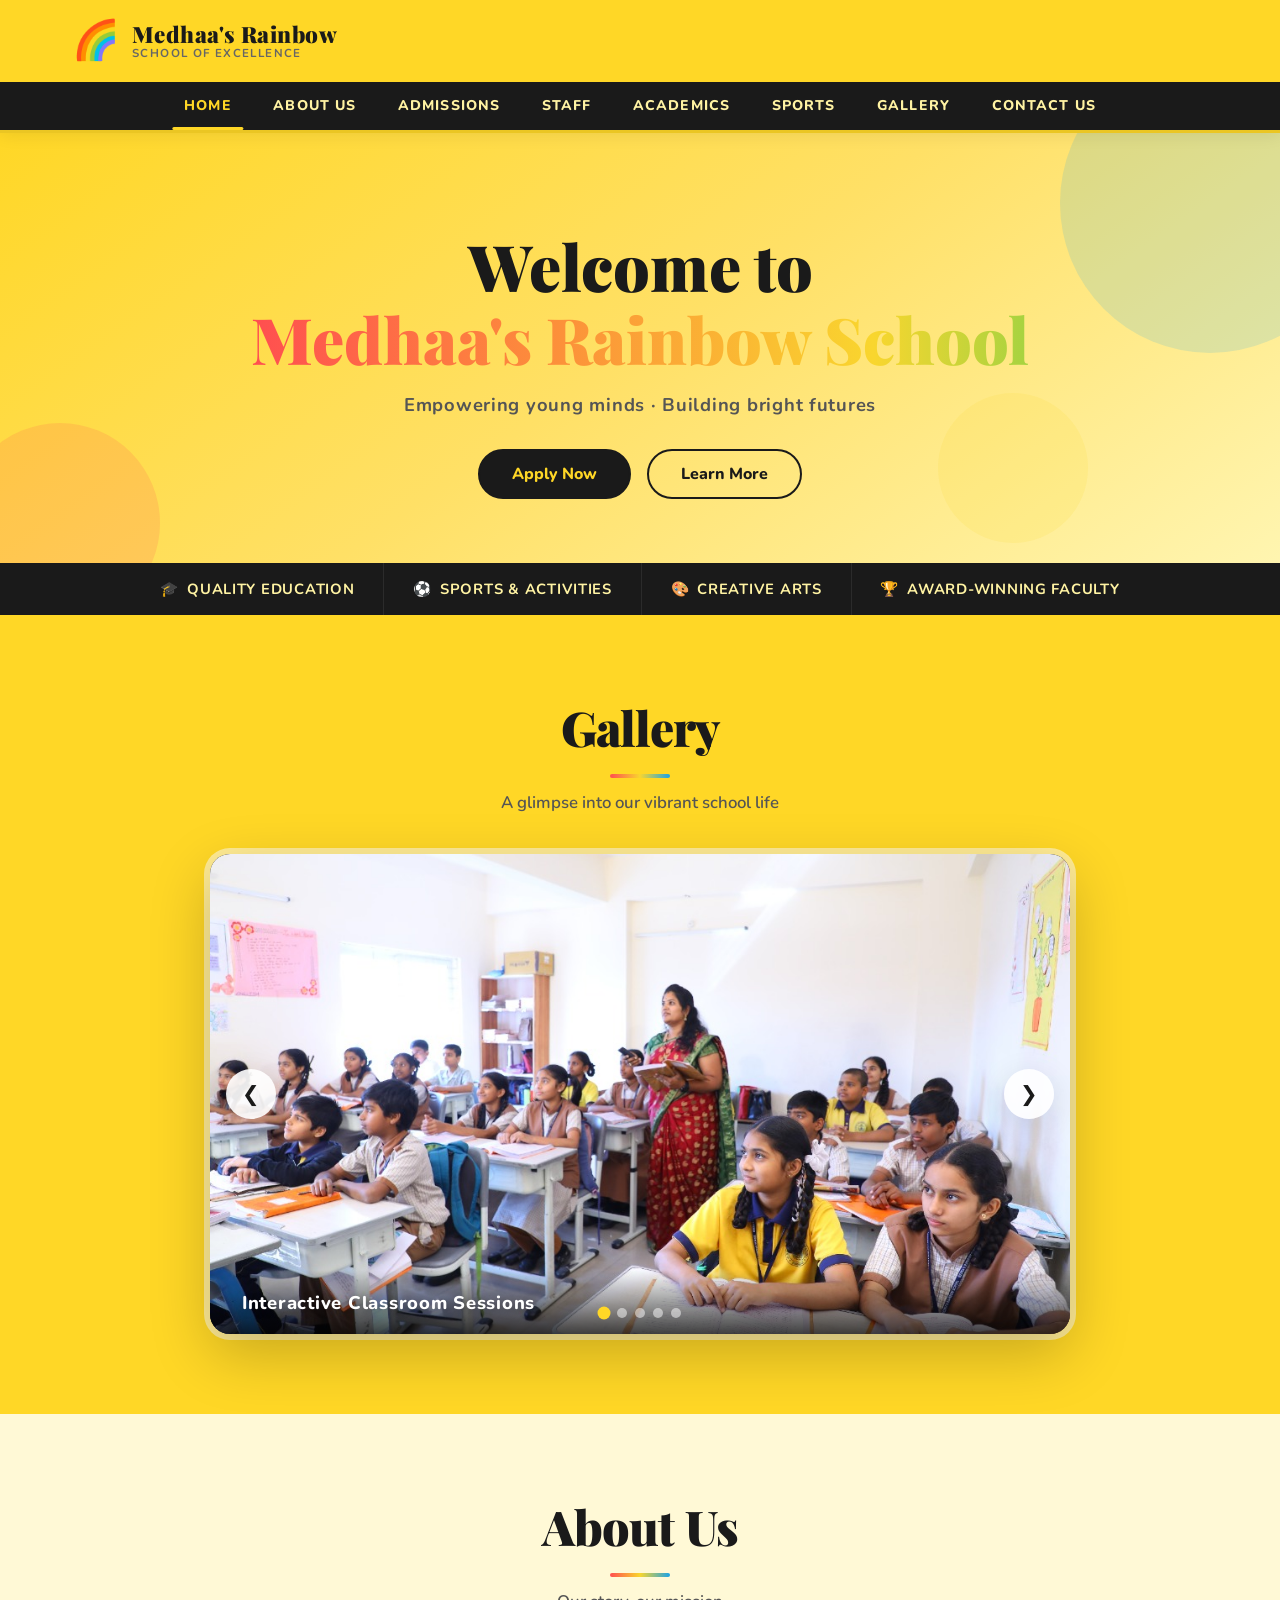
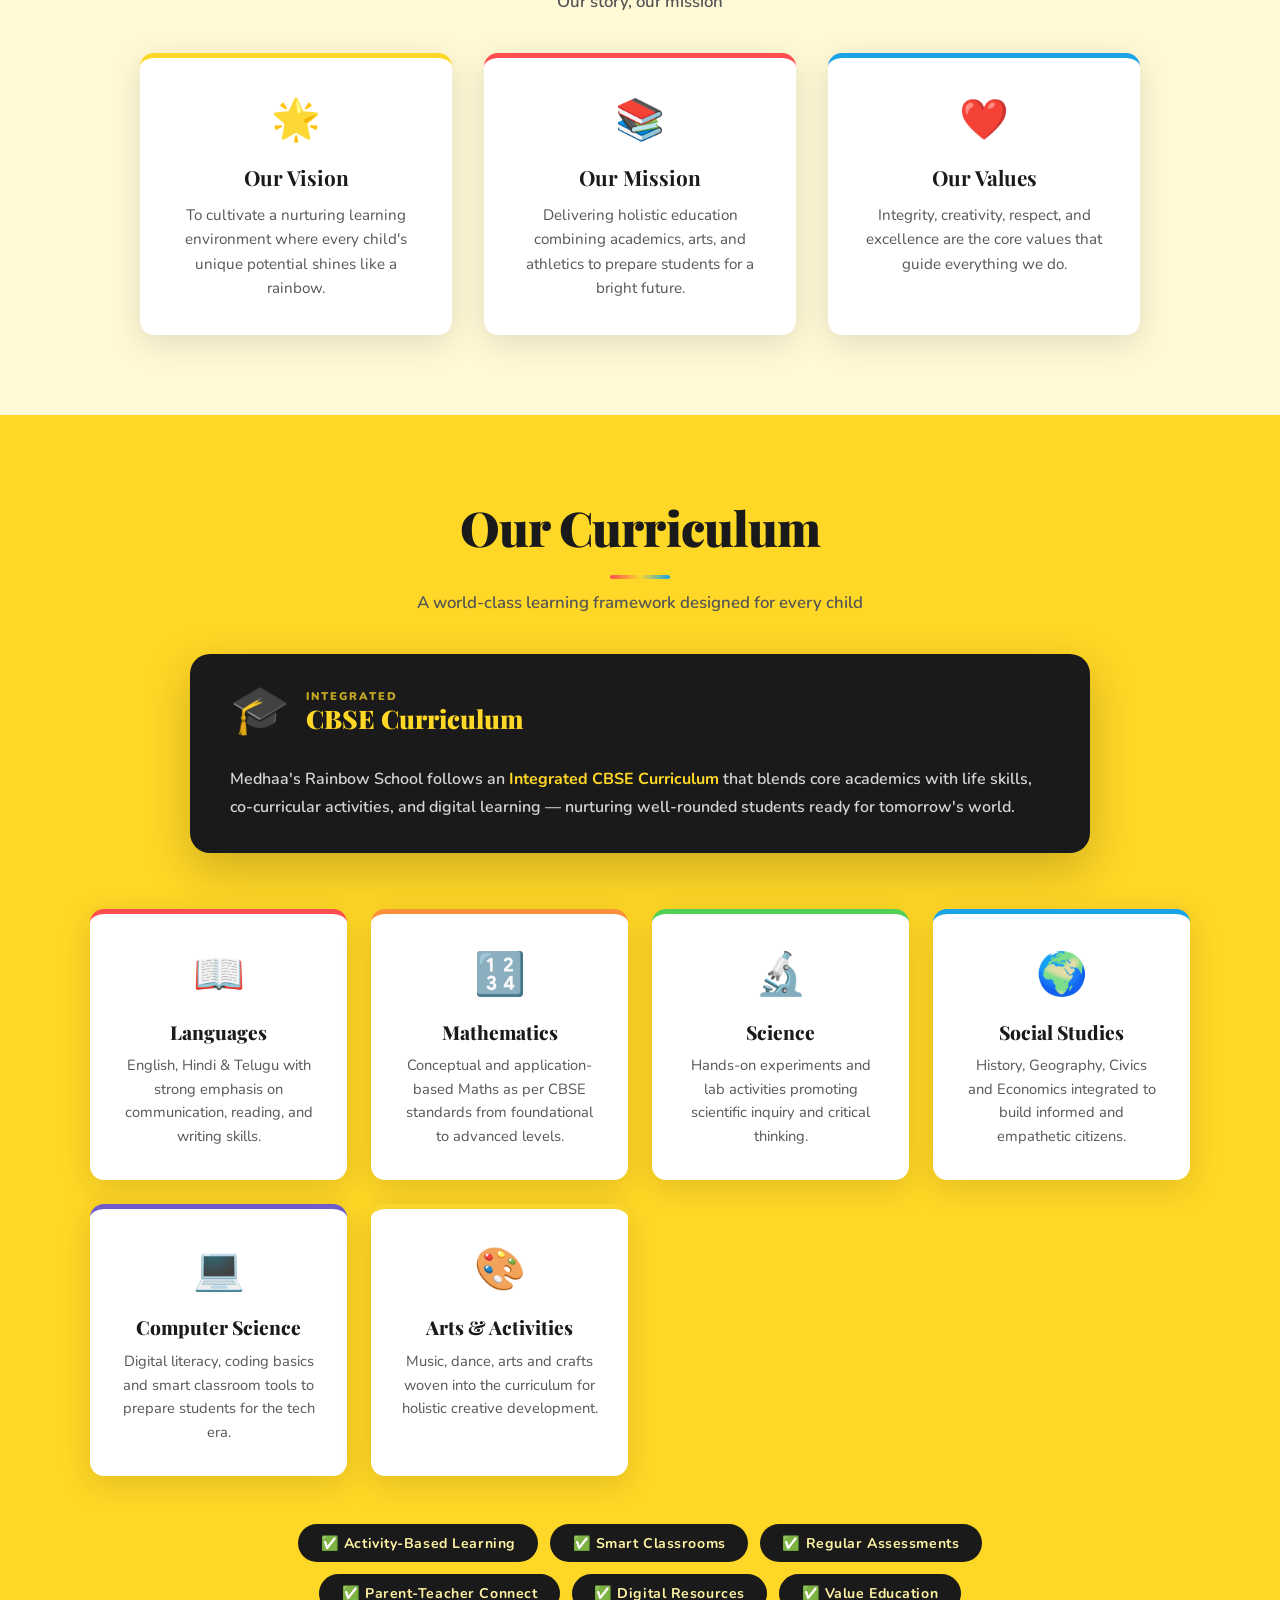
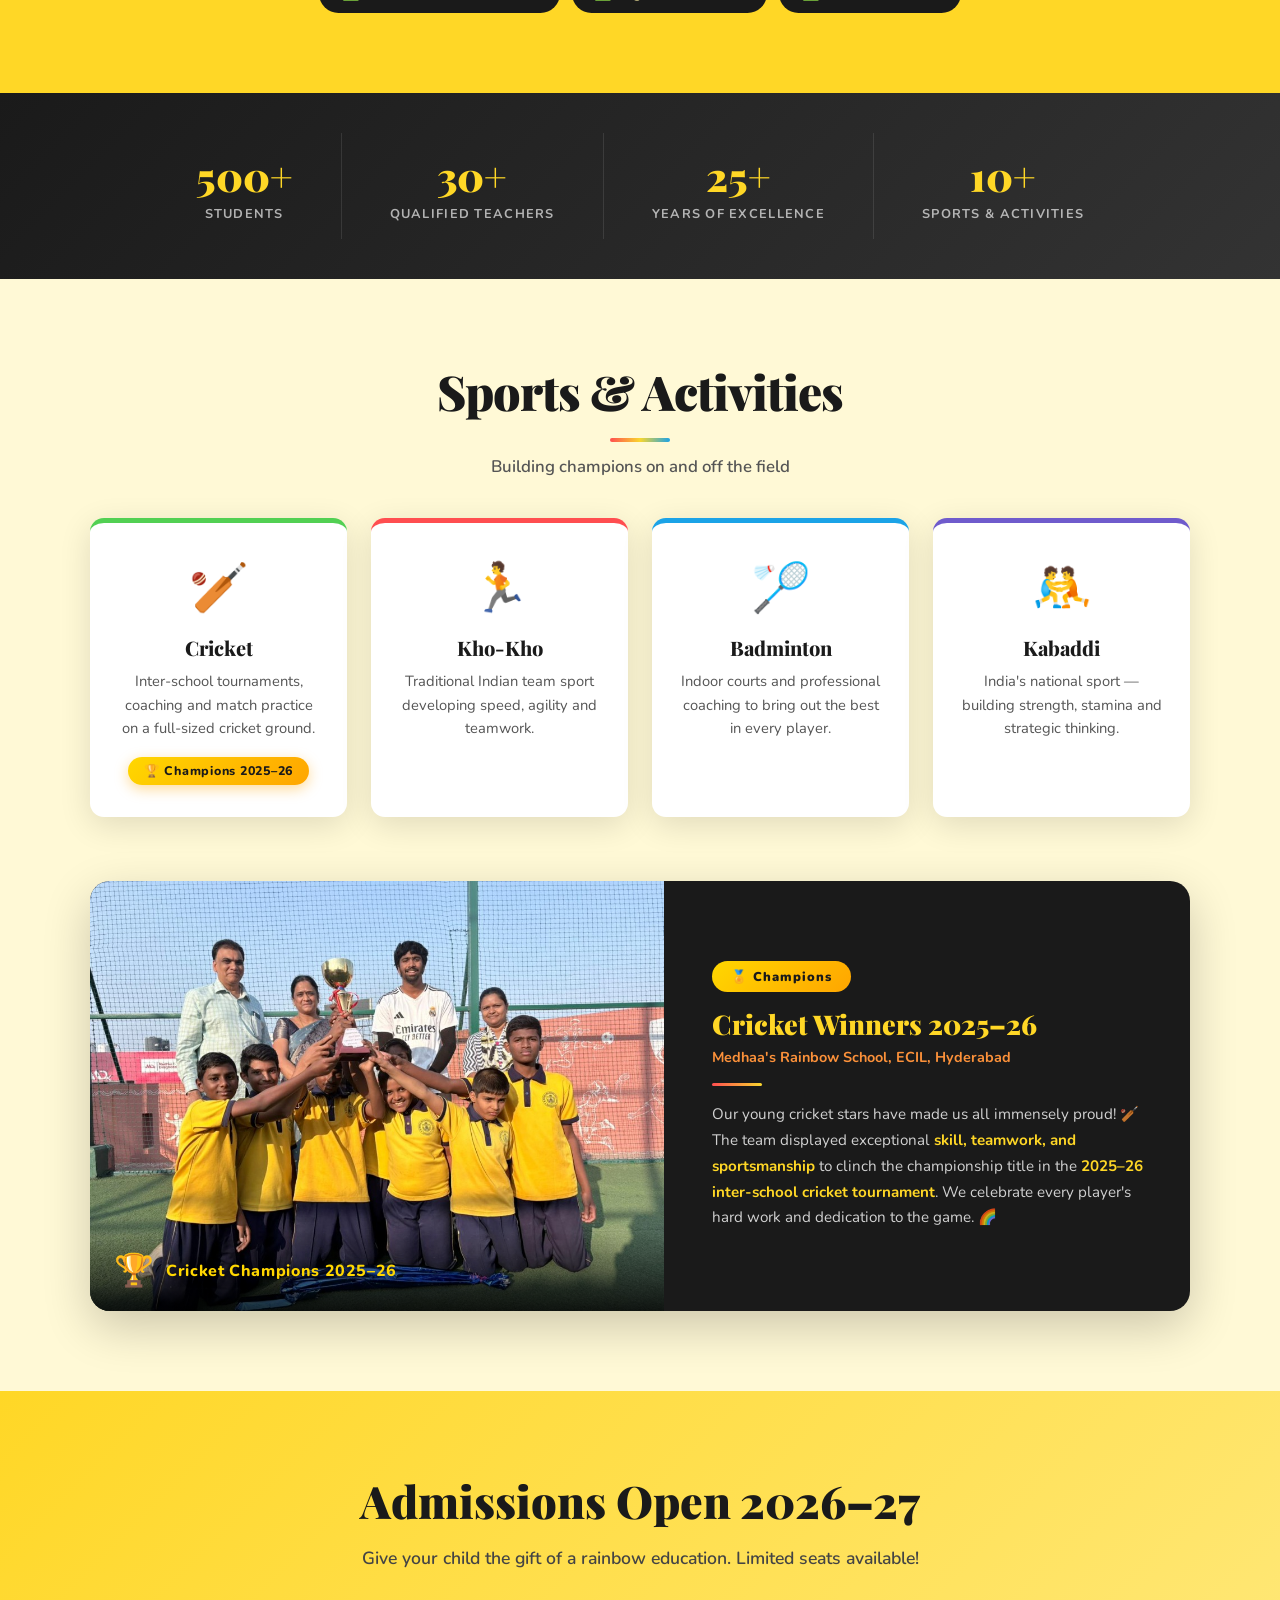
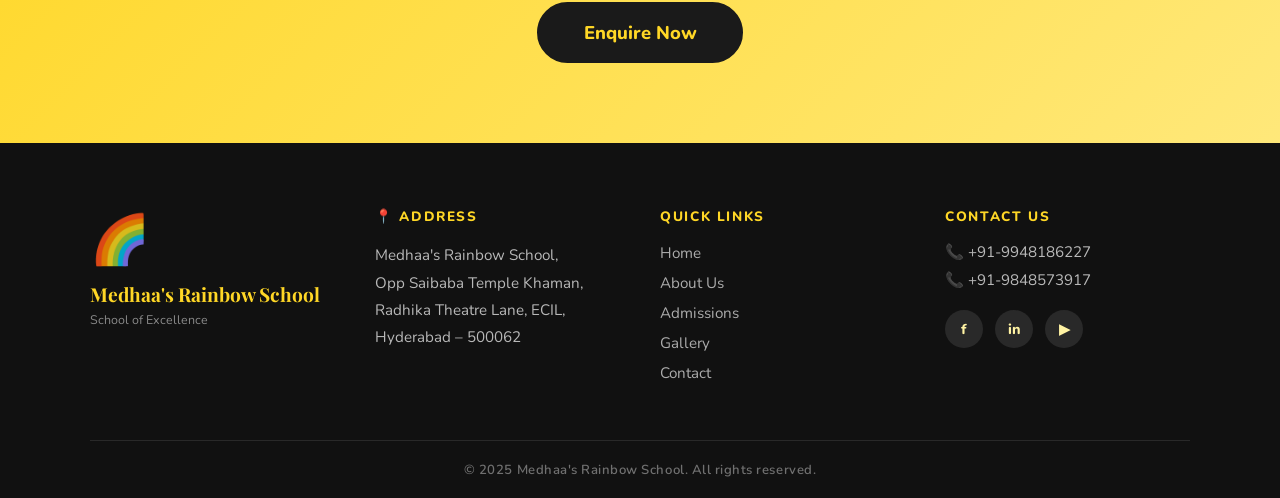
<file: index.html>
<!DOCTYPE html>
<html lang="en">

<head>
    <meta charset="UTF-8" />
    <meta name="viewport" content="width=device-width, initial-scale=1.0" />
    
    <!-- SEO & Google Verification -->
    <meta name="google-site-verification" content="UfjOqI01JINEe0X6_PVsBrDOqzXf-ukHq2rnU4XdelM" />
    <meta name="description" content="Medhaa's Rainbow School of Excellence in ECIL, Hyderabad. Offering Integrated CBSE Curriculum from Nursery to Grade 10. Building champions on and off the field." />
    <meta name="keywords" content="Medhaa's Rainbow School, ECIL school, Hyderabad schools, best school in ECIL, CBSE curriculum, admissions open 2026-27" />
    <meta property="og:title" content="Medhaa's Rainbow School of Excellence" />
    <meta property="og:description" content="Offering Integrated CBSE Curriculum from Nursery to Grade 10 in ECIL, Hyderabad." />
    <title>Medhaa's Rainbow School – Home</title>
    <link rel="icon" type="image/svg+xml" href="favicon.svg" />
    <link rel="preconnect" href="https://fonts.googleapis.com" />
    <link rel="preconnect" href="https://fonts.gstatic.com" crossorigin />
    <link
        href="https://fonts.googleapis.com/css2?family=Nunito:wght@400;600;700;800;900&family=Playfair+Display:wght@700;900&display=swap"
        rel="stylesheet" />
    <link rel="stylesheet" href="style.css" />
</head>

<body>

    <!-- ===== HEADER ===== -->
    <header class="site-header">
        <div class="header-inner">
            <div class="logo-block">
                <div class="logo-icon">🌈</div>
                <div class="logo-text">
                    <span class="school-name">Medhaa's Rainbow</span>
                    <span class="school-tagline">School of Excellence</span>
                </div>
            </div>
            <!-- Hamburger for mobile -->
            <button class="hamburger" id="hamburgerBtn" aria-label="Toggle menu">
                <span></span><span></span><span></span>
            </button>
        </div>

        <!-- ===== NAVIGATION ===== -->
        <nav class="main-nav" id="mainNav">
            <ul class="nav-list">
                <li><a href="#home" class="nav-link active">Home</a></li>
                <li><a href="#about" class="nav-link">About Us</a></li>
                <li><a href="admissions.html" class="nav-link">Admissions</a></li>
                <li><a href="staff.html" class="nav-link">Staff</a></li>
                <li><a href="#academics" class="nav-link">Academics</a></li>
                <li><a href="#sports" class="nav-link">Sports</a></li>
                <li><a href="#gallery" class="nav-link">Gallery</a></li>
                <li><a href="#contact" class="nav-link">Contact Us</a></li>
            </ul>
        </nav>
    </header>

    <!-- ===== HERO BANNER ===== -->
    <section class="hero" id="home">
        <div class="hero-content">
            <h1 class="hero-title">Welcome to<br /><span class="rainbow-text">Medhaa's Rainbow School</span></h1>
            <p class="hero-subtitle">Empowering young minds · Building bright futures</p>
            <div class="hero-buttons">
                <a href="#admissions" class="btn btn-primary">Apply Now</a>
                <a href="#about" class="btn btn-outline">Learn More</a>
            </div>
        </div>
        <div class="hero-shapes">
            <div class="shape shape-1"></div>
            <div class="shape shape-2"></div>
            <div class="shape shape-3"></div>
        </div>
    </section>

    <!-- ===== HIGHLIGHTS STRIP ===== -->
    <div class="highlights-strip">
        <div class="highlight-item">🎓 <span>Quality Education</span></div>
        <div class="highlight-item">⚽ <span>Sports & Activities</span></div>
        <div class="highlight-item">🎨 <span>Creative Arts</span></div>
        <div class="highlight-item">🏆 <span>Award-Winning Faculty</span></div>
    </div>

    <!-- ===== GALLERY / SLIDESHOW ===== -->
    <section class="gallery-section" id="gallery">
        <div class="section-header">
            <h2 class="section-title">Gallery</h2>
            <p class="section-subtitle">A glimpse into our vibrant school life</p>
        </div>

        <div class="slideshow-wrapper">
            <!-- Slides -->
            <div class="slideshow" id="slideshow">
                <div class="slide active">
                    <img src="images/gallery1.jpg" alt="Classroom Learning" />
                    <div class="slide-caption">Interactive Classroom Sessions</div>
                </div>
                <div class="slide">
                    <img src="images/gallery2.jpg" alt="Teaching in Class" />
                    <div class="slide-caption">Dedicated Teaching &amp; Learning</div>
                </div>
                <div class="slide">
                    <img src="images/gallery3.jpg" alt="Classroom Activity" />
                    <div class="slide-caption">Engaged Students, Inspired Minds</div>
                </div>
                <div class="slide">
                    <img src="images/gallery4.jpg" alt="Smart Class" />
                    <div class="slide-caption">Smart Classroom Technology</div>
                </div>
                <div class="slide">
                    <img src="images/gallery5.jpg" alt="Student Interaction" />
                    <div class="slide-caption">Hands-On Student Interaction</div>
                </div>
            </div>

            <!-- Controls -->
            <button class="slide-btn prev" id="prevBtn" aria-label="Previous slide">&#10094;</button>
            <button class="slide-btn next" id="nextBtn" aria-label="Next slide">&#10095;</button>

            <!-- Dots -->
            <div class="slide-dots" id="slideDots">
                <span class="dot active" data-index="0"></span>
                <span class="dot" data-index="1"></span>
                <span class="dot" data-index="2"></span>
                <span class="dot" data-index="3"></span>
                <span class="dot" data-index="4"></span>
            </div>
        </div>
    </section>

    <!-- ===== ABOUT SECTION ===== -->
    <section class="about-section" id="about">
        <div class="section-header">
            <h2 class="section-title">About Us</h2>
            <p class="section-subtitle">Our story, our mission</p>
        </div>
        <div class="about-grid">
            <div class="about-card">
                <div class="about-icon">🌟</div>
                <h3>Our Vision</h3>
                <p>To cultivate a nurturing learning environment where every child's unique potential shines like a
                    rainbow.</p>
            </div>
            <div class="about-card">
                <div class="about-icon">📚</div>
                <h3>Our Mission</h3>
                <p>Delivering holistic education combining academics, arts, and athletics to prepare students for a
                    bright future.</p>
            </div>
            <div class="about-card">
                <div class="about-icon">❤️</div>
                <h3>Our Values</h3>
                <p>Integrity, creativity, respect, and excellence are the core values that guide everything we do.</p>
            </div>
        </div>
    </section>

    <!-- ===== CURRICULUM SECTION ===== -->
    <section class="curriculum-section" id="academics">
        <div class="section-header">
            <h2 class="section-title">Our Curriculum</h2>
            <p class="section-subtitle">A world-class learning framework designed for every child</p>
        </div>

        <!-- CBSE Badge Banner -->
        <div class="cbse-banner">
            <div class="cbse-badge">
                <span class="cbse-logo">🎓</span>
                <div>
                    <span class="cbse-tag">INTEGRATED</span>
                    <span class="cbse-name">CBSE Curriculum</span>
                </div>
            </div>
            <p class="cbse-desc">
                Medhaa's Rainbow School follows an <strong>Integrated CBSE Curriculum</strong> that blends
                core academics with life skills, co-curricular activities, and digital learning — nurturing
                well-rounded students ready for tomorrow's world.
            </p>
        </div>

        <!-- Curriculum Subject Cards -->
        <div class="curriculum-grid">
            <div class="curriculum-card">
                <div class="curriculum-icon">📖</div>
                <h3>Languages</h3>
                <p>English, Hindi &amp; Telugu with strong emphasis on communication, reading, and writing skills.</p>
            </div>
            <div class="curriculum-card">
                <div class="curriculum-icon">🔢</div>
                <h3>Mathematics</h3>
                <p>Conceptual and application-based Maths as per CBSE standards from foundational to advanced levels.
                </p>
            </div>
            <div class="curriculum-card">
                <div class="curriculum-icon">🔬</div>
                <h3>Science</h3>
                <p>Hands-on experiments and lab activities promoting scientific inquiry and critical thinking.</p>
            </div>
            <div class="curriculum-card">
                <div class="curriculum-icon">🌍</div>
                <h3>Social Studies</h3>
                <p>History, Geography, Civics and Economics integrated to build informed and empathetic citizens.</p>
            </div>
            <div class="curriculum-card">
                <div class="curriculum-icon">💻</div>
                <h3>Computer Science</h3>
                <p>Digital literacy, coding basics and smart classroom tools to prepare students for the tech era.</p>
            </div>
            <div class="curriculum-card">
                <div class="curriculum-icon">🎨</div>
                <h3>Arts &amp; Activities</h3>
                <p>Music, dance, arts and crafts woven into the curriculum for holistic creative development.</p>
            </div>
        </div>

        <!-- Key Highlights -->
        <div class="curriculum-highlights">
            <div class="highlight-chip">✅ Activity-Based Learning</div>
            <div class="highlight-chip">✅ Smart Classrooms</div>
            <div class="highlight-chip">✅ Regular Assessments</div>
            <div class="highlight-chip">✅ Parent-Teacher Connect</div>
            <div class="highlight-chip">✅ Digital Resources</div>
            <div class="highlight-chip">✅ Value Education</div>
        </div>
    </section>

    <!-- ===== STATS STRIP ===== -->
    <div class="stats-strip">
        <div class="stat-item"><span class="stat-num">500+</span><span class="stat-label">Students</span></div>
        <div class="stat-item"><span class="stat-num">30+</span><span class="stat-label">Qualified Teachers</span></div>
        <div class="stat-item"><span class="stat-num">25+</span><span class="stat-label">Years of Excellence</span>
        </div>
        <div class="stat-item"><span class="stat-num">10+</span><span class="stat-label">Sports & Activities</span>
        </div>
    </div>

    <!-- ===== SPORTS SECTION ===== -->
    <section class="sports-section" id="sports">
        <div class="section-header">
            <h2 class="section-title">Sports & Activities</h2>
            <p class="section-subtitle">Building champions on and off the field</p>
        </div>

        <!-- Sports Cards -->
        <div class="sports-grid">
            <div class="sport-card">
                <div class="sport-emoji">🏏</div>
                <h3>Cricket</h3>
                <p>Inter-school tournaments, coaching and match practice on a full-sized cricket ground.</p>
                <span class="sport-badge sport-winner">🏆 Champions 2025–26</span>
            </div>
            <div class="sport-card">
                <div class="sport-emoji">🏃</div>
                <h3>Kho-Kho</h3>
                <p>Traditional Indian team sport developing speed, agility and teamwork.</p>
            </div>
            <div class="sport-card">
                <div class="sport-emoji">🏸</div>
                <h3>Badminton</h3>
                <p>Indoor courts and professional coaching to bring out the best in every player.</p>
            </div>
            <div class="sport-card">
                <div class="sport-emoji">🤼</div>
                <h3>Kabaddi</h3>
                <p>India's national sport — building strength, stamina and strategic thinking.</p>
            </div>
        </div>

        <!-- Cricket Winners Spotlight -->
        <div class="winners-spotlight">
            <div class="winners-photo-wrap">
                <img src="images/cricket_winners.jpg" alt="Cricket Winners 2025-26 – Medhaa's Rainbow School" />
                <div class="winners-photo-overlay">
                    <span class="trophy-icon">🏆</span>
                    <span class="winners-label">Cricket Champions 2025–26</span>
                </div>
            </div>
            <div class="winners-info">
                <span class="winners-badge">🏅 Champions</span>
                <h3>Cricket Winners 2025–26</h3>
                <p class="winners-school">Medhaa's Rainbow School, ECIL, Hyderabad</p>
                <div class="winners-divider"></div>
                <p class="winners-message">
                    Our young cricket stars have made us all immensely proud! 🏏 The team displayed
                    exceptional <strong>skill, teamwork, and sportsmanship</strong> to clinch the
                    championship title in the <strong>2025–26 inter-school cricket tournament</strong>.
                    We celebrate every player's hard work and dedication to the game. 🌈
                </p>
            </div>
        </div>
    </section>

    <!-- ===== ADMISSIONS CTA ===== -->
    <section class="cta-section" id="admissions">
        <div class="cta-inner">
            <h2>Admissions Open 2026–27</h2>
            <p>Give your child the gift of a rainbow education. Limited seats available!</p>
            <a href="admissions.html" class="btn btn-primary btn-large">Enquire Now</a>
        </div>
    </section>

    <!-- ===== FOOTER / ADDRESS ===== -->
    <footer class="site-footer" id="contact">
        <div class="footer-inner">
            <div class="footer-brand">
                <div class="footer-logo">🌈</div>
                <p class="footer-school-name">Medhaa's Rainbow School</p>
                <p class="footer-tagline">School of Excellence</p>
            </div>

            <div class="footer-address">
                <h4>📍 Address</h4>
                <address>
                    Medhaa's Rainbow School,<br />
                    Opp Saibaba Temple Khaman,<br />
                    Radhika Theatre Lane, ECIL,<br />
                    Hyderabad – 500062
                </address>
            </div>

            <div class="footer-links">
                <h4>Quick Links</h4>
                <ul>
                    <li><a href="#home">Home</a></li>
                    <li><a href="#about">About Us</a></li>
                    <li><a href="#admissions">Admissions</a></li>
                    <li><a href="#gallery">Gallery</a></li>
                    <li><a href="#contact">Contact</a></li>
                </ul>
            </div>

            <div class="footer-contact">
                <h4>Contact Us</h4>
                <p>📞 +91-9948186227</p>
                <p>📞 +91-9848573917</p>
                <div class="social-icons">
                    <a href="#" class="social-icon" aria-label="Facebook">f</a>
                    <a href="#" class="social-icon" aria-label="Instagram">in</a>
                    <a href="#" class="social-icon" aria-label="YouTube">▶</a>
                </div>
            </div>
        </div>

        <div class="footer-bottom">
            <p>© 2025 Medhaa's Rainbow School. All rights reserved.</p>
        </div>
    </footer>

    <script src="script.js"></script>
</body>

</html>
</file>
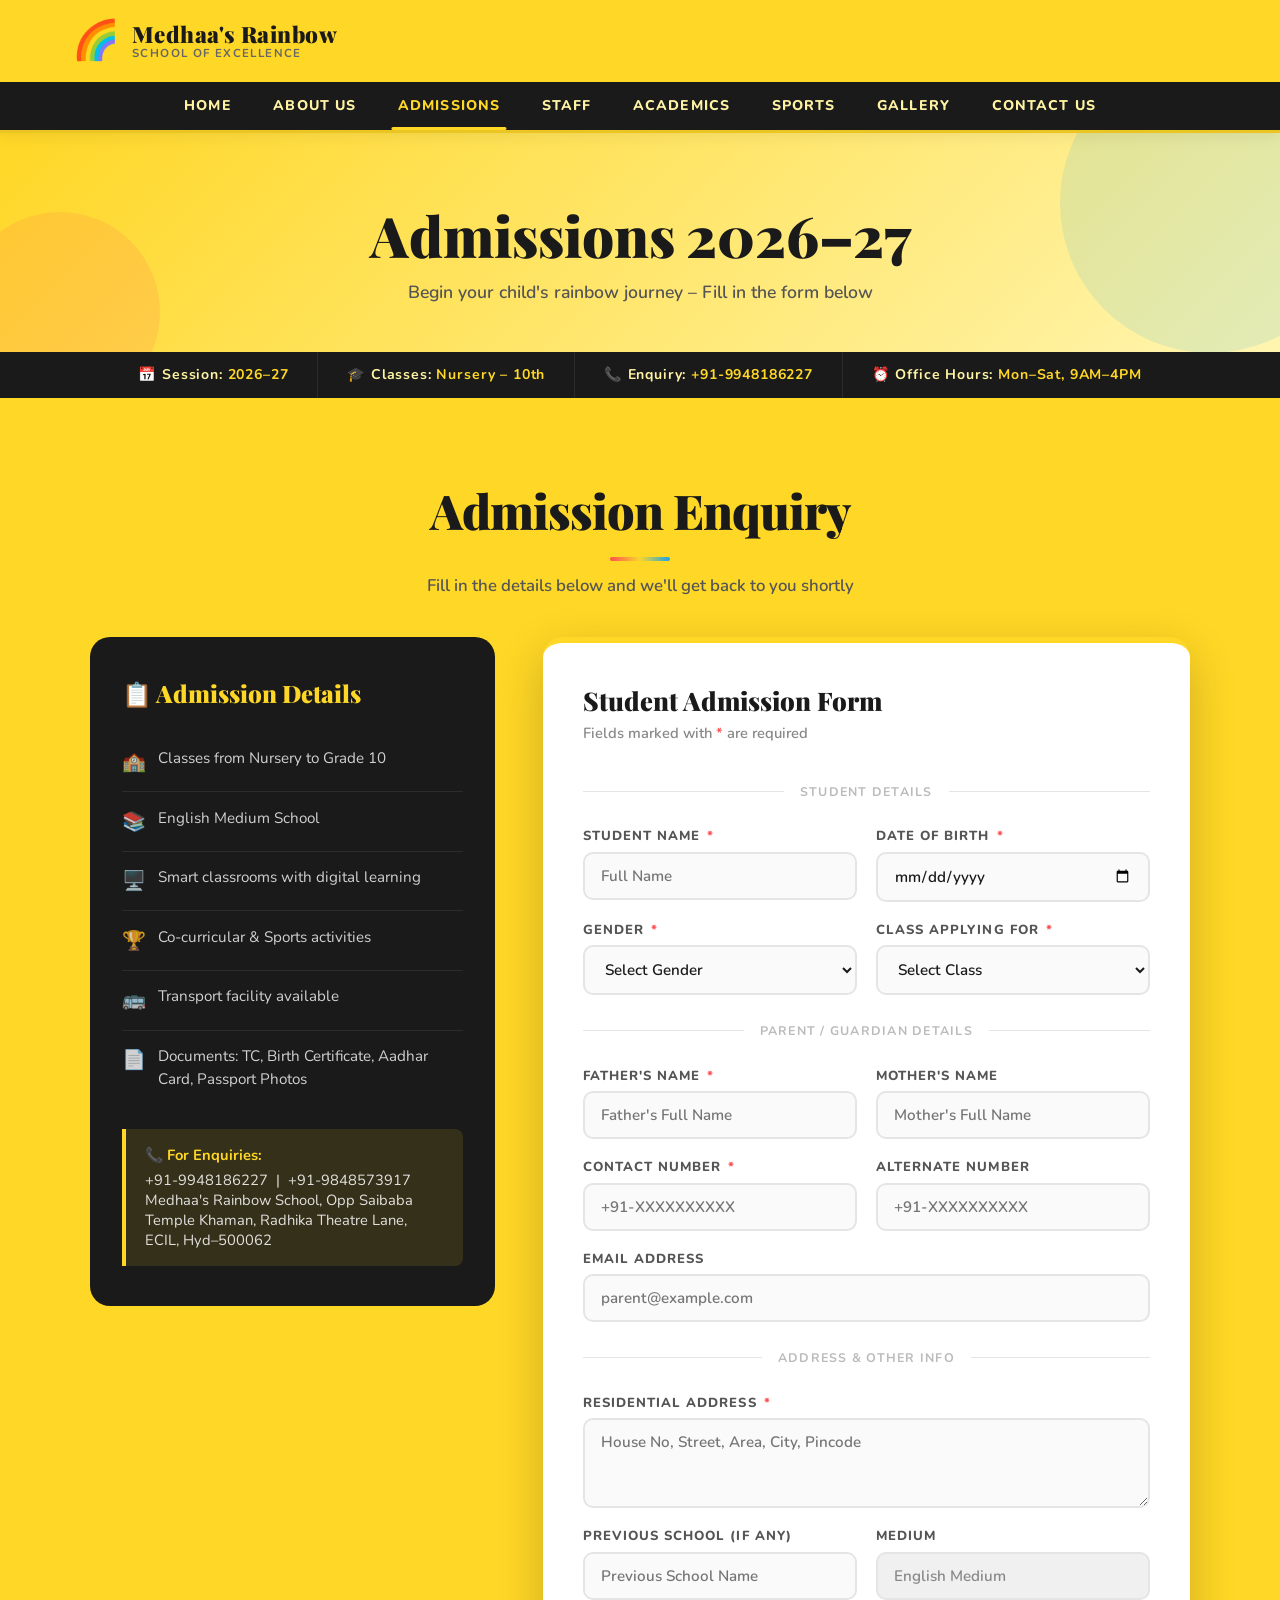
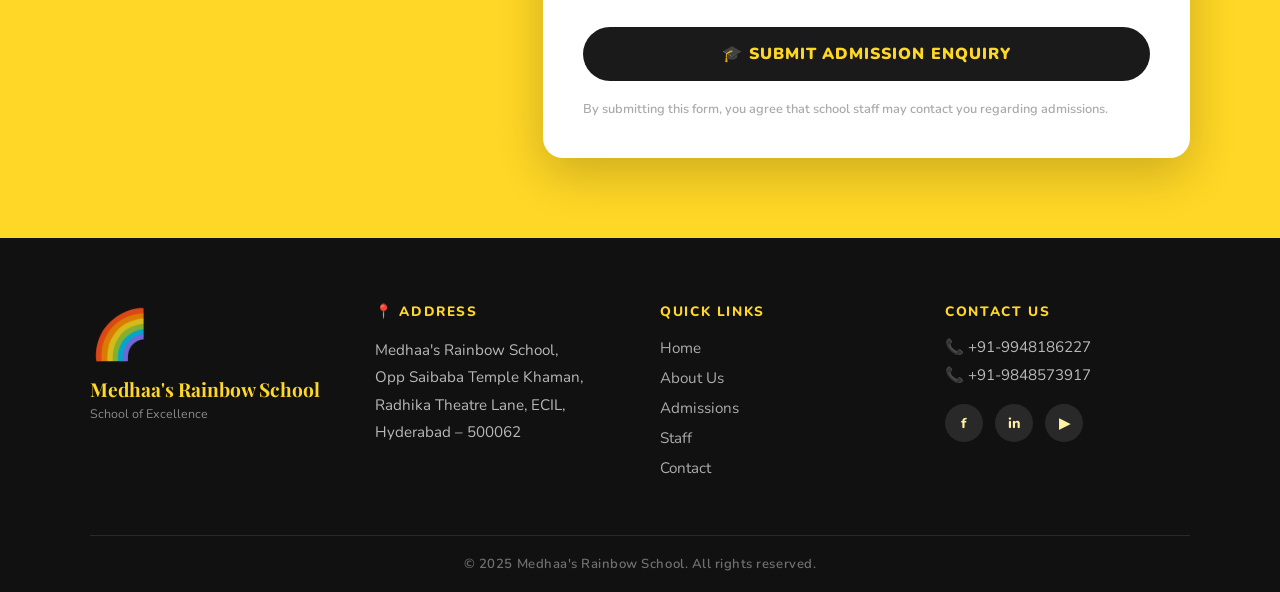
<file: admissions.html>
<!DOCTYPE html>
<html lang="en">

<head>
    <meta charset="UTF-8" />
    <meta name="viewport" content="width=device-width, initial-scale=1.0" />
    
    <!-- SEO & Google Verification -->
    <meta name="google-site-verification" content="UfjOqI01JINEe0X6_PVsBrDOqzXf-ukHq2rnU4XdelM" />
    <meta name="description" content="Apply for admission at Medhaa's Rainbow School of Excellence for the 2026-27 academic session. Classes from Nursery to Grade 10." />
    <meta name="keywords" content="school admission 2026-27, Medhaa's Rainbow School admission, ECIL school admission form" />
    <meta property="og:title" content="Admissions – Medhaa's Rainbow School" />
    <title>Admissions – Medhaa's Rainbow School</title>
    <link rel="icon" type="image/svg+xml" href="favicon.svg" />
    <link rel="preconnect" href="https://fonts.googleapis.com" />
    <link rel="preconnect" href="https://fonts.gstatic.com" crossorigin />
    <link
        href="https://fonts.googleapis.com/css2?family=Nunito:wght@400;600;700;800;900&family=Playfair+Display:wght@700;900&display=swap"
        rel="stylesheet" />
    <link rel="stylesheet" href="style.css" />
    <style>
        /* ---- Admissions Page Styles ---- */
        .page-hero {
            background: linear-gradient(135deg, var(--yellow) 0%, #fff5b0 100%);
            text-align: center;
            padding: 4rem 2rem 3rem;
            position: relative;
            overflow: hidden;
        }

        .page-hero h1 {
            font-family: 'Playfair Display', serif;
            font-size: clamp(2.2rem, 5vw, 3.5rem);
            font-weight: 900;
            color: var(--dark);
            margin-bottom: 0.5rem;
        }

        .page-hero p {
            font-size: 1.1rem;
            color: #555;
            font-weight: 600;
        }

        .page-hero .shape {
            opacity: 0.12;
        }

        /* Info Strip */
        .admission-info-strip {
            background: var(--dark);
            display: flex;
            justify-content: center;
            flex-wrap: wrap;
            gap: 0;
        }

        .info-chip {
            padding: 0.85rem 1.8rem;
            color: var(--yellow-light);
            font-size: 0.88rem;
            font-weight: 700;
            letter-spacing: 0.06em;
            border-right: 1px solid rgba(255, 255, 255, 0.08);
        }

        .info-chip:last-child {
            border-right: none;
        }

        .info-chip span {
            color: var(--yellow);
        }

        /* Form Section */
        .admission-section {
            padding: 5rem 2rem;
            background: var(--yellow);
        }

        .admission-container {
            display: grid;
            grid-template-columns: 1fr 1.6fr;
            gap: 3rem;
            max-width: 1100px;
            margin: 0 auto;
            align-items: start;
        }

        /* Left Info Panel */
        .admission-info-panel {
            background: var(--dark);
            border-radius: 20px;
            padding: 2.5rem 2rem;
            color: #fff;
            position: sticky;
            top: 120px;
        }

        .admission-info-panel h3 {
            font-family: 'Playfair Display', serif;
            font-size: 1.5rem;
            font-weight: 900;
            color: var(--yellow);
            margin-bottom: 1.5rem;
        }

        .info-list {
            list-style: none;
        }

        .info-list li {
            display: flex;
            align-items: flex-start;
            gap: 0.75rem;
            padding: 0.9rem 0;
            border-bottom: 1px solid rgba(255, 255, 255, 0.08);
            font-size: 0.95rem;
            color: rgba(255, 255, 255, 0.8);
            line-height: 1.5;
        }

        .info-list li:last-child {
            border-bottom: none;
        }

        .info-icon {
            font-size: 1.2rem;
            flex-shrink: 0;
            margin-top: 1px;
        }

        .contact-note {
            margin-top: 1.5rem;
            background: rgba(255, 215, 38, 0.12);
            border-left: 4px solid var(--yellow);
            padding: 1rem 1.2rem;
            border-radius: 0 8px 8px 0;
            font-size: 0.92rem;
            color: rgba(255, 255, 255, 0.85);
        }

        .contact-note strong {
            color: var(--yellow);
            display: block;
            margin-bottom: 0.3rem;
        }

        /* Form Card */
        .form-card {
            background: #fff;
            border-radius: 20px;
            padding: 2.5rem 2.5rem;
            box-shadow: var(--shadow-strong);
            border-top: 6px solid var(--yellow);
        }

        .form-card h2 {
            font-family: 'Playfair Display', serif;
            font-size: 1.6rem;
            font-weight: 900;
            color: var(--dark);
            margin-bottom: 0.4rem;
        }

        .form-card .form-subtitle {
            color: #888;
            font-size: 0.92rem;
            font-weight: 600;
            margin-bottom: 2rem;
        }

        /* Form Grid */
        .form-grid {
            display: grid;
            grid-template-columns: 1fr 1fr;
            gap: 1.2rem;
        }

        .form-group {
            display: flex;
            flex-direction: column;
            gap: 0.4rem;
        }

        .form-group.full {
            grid-column: 1 / -1;
        }

        label {
            font-size: 0.82rem;
            font-weight: 800;
            color: #555;
            text-transform: uppercase;
            letter-spacing: 0.08em;
        }

        label .required {
            color: var(--rainbow-1);
            margin-left: 2px;
        }

        input[type="text"],
        input[type="tel"],
        input[type="email"],
        input[type="date"],
        input[type="number"],
        select,
        textarea {
            padding: 0.75rem 1rem;
            border: 2px solid #e5e5e5;
            border-radius: 10px;
            font-family: 'Nunito', sans-serif;
            font-size: 0.95rem;
            font-weight: 600;
            color: var(--dark);
            background: #fafafa;
            transition: border-color 0.25s, box-shadow 0.25s, background 0.25s;
            outline: none;
        }

        input:focus,
        select:focus,
        textarea:focus {
            border-color: var(--yellow-deep);
            background: #fff;
            box-shadow: 0 0 0 4px rgba(255, 215, 38, 0.25);
        }

        select {
            cursor: pointer;
        }

        textarea {
            resize: vertical;
            min-height: 90px;
        }

        .form-divider {
            grid-column: 1 / -1;
            display: flex;
            align-items: center;
            gap: 1rem;
            color: #bbb;
            font-size: 0.78rem;
            font-weight: 700;
            text-transform: uppercase;
            letter-spacing: 0.1em;
            margin: 0.5rem 0;
        }

        .form-divider::before,
        .form-divider::after {
            content: '';
            flex: 1;
            height: 1px;
            background: #e5e5e5;
        }

        .form-submit-row {
            grid-column: 1 / -1;
            display: flex;
            gap: 1rem;
            align-items: center;
            margin-top: 0.5rem;
            flex-wrap: wrap;
        }

        .btn-submit {
            flex: 1;
            padding: 1rem;
            background: var(--dark);
            color: var(--yellow);
            border: none;
            border-radius: 50px;
            font-family: 'Nunito', sans-serif;
            font-size: 1rem;
            font-weight: 900;
            letter-spacing: 0.06em;
            text-transform: uppercase;
            cursor: pointer;
            transition: background 0.3s, transform 0.2s, box-shadow 0.3s;
        }

        .btn-submit:hover {
            background: #333;
            transform: translateY(-2px);
            box-shadow: 0 8px 24px rgba(0, 0, 0, 0.2);
        }

        .btn-submit:active {
            transform: translateY(0);
        }

        .form-note {
            font-size: 0.8rem;
            color: #aaa;
            font-weight: 600;
        }

        /* Success Message */
        .success-msg {
            display: none;
            text-align: center;
            padding: 2rem;
            background: linear-gradient(135deg, #f0fff4, #d4fde4);
            border-radius: 16px;
            border: 2px solid #52D053;
            margin-top: 1.5rem;
        }

        .success-msg .tick {
            font-size: 3rem;
            margin-bottom: 0.5rem;
        }

        .success-msg h3 {
            color: #1a6e1a;
            font-size: 1.3rem;
            font-weight: 800;
            margin-bottom: 0.4rem;
        }

        .success-msg p {
            color: #555;
            font-size: 0.95rem;
        }

        /* Responsive */
        @media (max-width: 860px) {
            .admission-container {
                grid-template-columns: 1fr;
            }

            .admission-info-panel {
                position: static;
            }
        }

        @media (max-width: 560px) {
            .form-grid {
                grid-template-columns: 1fr;
            }

            .form-group.full {
                grid-column: 1;
            }

            .form-submit-row {
                grid-column: 1;
            }

            .form-card {
                padding: 1.8rem 1.2rem;
            }
        }
    </style>
</head>

<body>

    <!-- ===== HEADER ===== -->
    <header class="site-header">
        <div class="header-inner">
            <div class="logo-block">
                <div class="logo-icon">🌈</div>
                <div class="logo-text">
                    <span class="school-name">Medhaa's Rainbow</span>
                    <span class="school-tagline">School of Excellence</span>
                </div>
            </div>
            <button class="hamburger" id="hamburgerBtn" aria-label="Toggle menu">
                <span></span><span></span><span></span>
            </button>
        </div>
        <nav class="main-nav" id="mainNav">
            <ul class="nav-list">
                <li><a href="index.html" class="nav-link">Home</a></li>
                <li><a href="index.html#about" class="nav-link">About Us</a></li>
                <li><a href="admissions.html" class="nav-link active">Admissions</a></li>
                <li><a href="staff.html" class="nav-link">Staff</a></li>
                <li><a href="index.html#academics" class="nav-link">Academics</a></li>
                <li><a href="index.html#sports" class="nav-link">Sports</a></li>
                <li><a href="index.html#gallery" class="nav-link">Gallery</a></li>
                <li><a href="index.html#contact" class="nav-link">Contact Us</a></li>
            </ul>
        </nav>
    </header>

    <!-- ===== PAGE HERO ===== -->
    <section class="page-hero">
        <div class="shape shape-1"></div>
        <div class="shape shape-2"></div>
        <h1>Admissions 2026–27</h1>
        <p>Begin your child's rainbow journey – Fill in the form below</p>
    </section>

    <!-- ===== INFO STRIP ===== -->
    <div class="admission-info-strip">
        <div class="info-chip">📅 Session: <span>2026–27</span></div>
        <div class="info-chip">🎓 Classes: <span>Nursery – 10th</span></div>
        <div class="info-chip">📞 Enquiry: <span>+91-9948186227</span></div>
        <div class="info-chip">⏰ Office Hours: <span>Mon–Sat, 9AM–4PM</span></div>
    </div>

    <!-- ===== FORM SECTION ===== -->
    <section class="admission-section">
        <div class="section-header">
            <h2 class="section-title">Admission Enquiry</h2>
            <p class="section-subtitle">Fill in the details below and we'll get back to you shortly</p>
        </div>

        <div class="admission-container">

            <!-- Left Info Panel -->
            <div class="admission-info-panel">
                <h3>📋 Admission Details</h3>
                <ul class="info-list">
                    <li><span class="info-icon">🏫</span> Classes from Nursery to Grade 10</li>
                    <li><span class="info-icon">📚</span> English Medium School</li>
                    <li><span class="info-icon">🖥️</span> Smart classrooms with digital learning</li>
                    <li><span class="info-icon">🏆</span> Co-curricular & Sports activities</li>
                    <li><span class="info-icon">🚌</span> Transport facility available</li>
                    <li><span class="info-icon">📄</span> Documents: TC, Birth Certificate, Aadhar Card, Passport Photos
                    </li>
                </ul>
                <div class="contact-note">
                    <strong>📞 For Enquiries:</strong>
                    +91-9948186227 &nbsp;|&nbsp; +91-9848573917<br />
                    Medhaa's Rainbow School, Opp Saibaba Temple Khaman, Radhika Theatre Lane, ECIL, Hyd–500062
                </div>
            </div>

            <!-- Admission Form -->
            <div class="form-card">
                <h2>Student Admission Form</h2>
                <p class="form-subtitle">Fields marked with <span style="color:var(--rainbow-1)">*</span> are required
                </p>

                <form id="admissionForm" onsubmit="submitForm(event)" novalidate>
                    <div class="form-grid">

                        <!-- Student Details -->
                        <div class="form-divider">Student Details</div>

                        <div class="form-group">
                            <label for="studentName">Student Name <span class="required">*</span></label>
                            <input type="text" id="studentName" name="studentName" placeholder="Full Name" required />
                        </div>

                        <div class="form-group">
                            <label for="dob">Date of Birth <span class="required">*</span></label>
                            <input type="date" id="dob" name="dob" required />
                        </div>

                        <div class="form-group">
                            <label for="gender">Gender <span class="required">*</span></label>
                            <select id="gender" name="gender" required>
                                <option value="" disabled selected>Select Gender</option>
                                <option value="male">Male</option>
                                <option value="female">Female</option>
                                <option value="other">Other</option>
                            </select>
                        </div>

                        <div class="form-group">
                            <label for="classApplied">Class Applying For <span class="required">*</span></label>
                            <select id="classApplied" name="classApplied" required>
                                <option value="" disabled selected>Select Class</option>
                                <option>Nursery</option>
                                <option>PP1 (LKG)</option>
                                <option>PP2 (UKG)</option>
                                <option>Grade 1</option>
                                <option>Grade 2</option>
                                <option>Grade 3</option>
                                <option>Grade 4</option>
                                <option>Grade 5</option>
                                <option>Grade 6</option>
                                <option>Grade 7</option>
                                <option>Grade 8</option>
                                <option>Grade 9</option>
                                <option>Grade 10</option>
                            </select>
                        </div>

                        <!-- Parent Details -->
                        <div class="form-divider">Parent / Guardian Details</div>

                        <div class="form-group">
                            <label for="fatherName">Father's Name <span class="required">*</span></label>
                            <input type="text" id="fatherName" name="fatherName" placeholder="Father's Full Name"
                                required />
                        </div>

                        <div class="form-group">
                            <label for="motherName">Mother's Name</label>
                            <input type="text" id="motherName" name="motherName" placeholder="Mother's Full Name" />
                        </div>

                        <div class="form-group">
                            <label for="phone">Contact Number <span class="required">*</span></label>
                            <input type="tel" id="phone" name="phone" placeholder="+91-XXXXXXXXXX" maxlength="13"
                                required />
                        </div>

                        <div class="form-group">
                            <label for="altPhone">Alternate Number</label>
                            <input type="tel" id="altPhone" name="altPhone" placeholder="+91-XXXXXXXXXX"
                                maxlength="13" />
                        </div>

                        <div class="form-group full">
                            <label for="email">Email Address</label>
                            <input type="email" id="email" name="email" placeholder="parent@example.com" />
                        </div>

                        <!-- Address -->
                        <div class="form-divider">Address & Other Info</div>

                        <div class="form-group full">
                            <label for="address">Residential Address <span class="required">*</span></label>
                            <textarea id="address" name="address" placeholder="House No, Street, Area, City, Pincode"
                                required></textarea>
                        </div>

                        <div class="form-group">
                            <label for="prevSchool">Previous School (if any)</label>
                            <input type="text" id="prevSchool" name="prevSchool" placeholder="Previous School Name" />
                        </div>

                        <div class="form-group">
                            <label for="medium">Medium</label>
                            <input type="text" id="medium" name="medium" value="English Medium" readonly
                                style="background:#f0f0f0; color:#888; cursor:not-allowed;" />
                        </div>

                        <!-- Submit -->
                        <div class="form-submit-row">
                            <button type="submit" class="btn-submit">🎓 Submit Admission Enquiry</button>
                        </div>
                        <p class="form-note full" style="grid-column:1/-1">
                            By submitting this form, you agree that school staff may contact you regarding admissions.
                        </p>

                    </div><!-- end form-grid -->
                </form>

                <!-- Success Message -->
                <div class="success-msg" id="successMsg">
                    <div class="tick">✅</div>
                    <h3>Enquiry Submitted Successfully!</h3>
                    <p>Thank you! Our admissions team will contact you within 1–2 working days on your provided number.</p>
                </div>

                <!-- Error Message -->
                <div id="errorMsg" style="display:none; text-align:center; padding:1.5rem; background:#fff0f0; border-radius:12px; border:2px solid #FF4E50; margin-top:1rem;">
                    <div style="font-size:2.5rem;">⚠️</div>
                    <h3 style="color:#c0392b; font-size:1.1rem; font-weight:800; margin:0.5rem 0;">Submission Failed</h3>
                    <p style="color:#555; font-size:0.9rem;">Please try again or call us directly at <strong>+91-9948186227</strong>.</p>
                </div>

            </div><!-- end form-card -->
        </div><!-- end admission-container -->
    </section>

    <!-- ===== FOOTER ===== -->
    <footer class="site-footer" id="contact">
        <div class="footer-inner">
            <div class="footer-brand">
                <div class="footer-logo">🌈</div>
                <p class="footer-school-name">Medhaa's Rainbow School</p>
                <p class="footer-tagline">School of Excellence</p>
            </div>
            <div class="footer-address">
                <h4>📍 Address</h4>
                <address>
                    Medhaa's Rainbow School,<br />
                    Opp Saibaba Temple Khaman,<br />
                    Radhika Theatre Lane, ECIL,<br />
                    Hyderabad – 500062
                </address>
            </div>
            <div class="footer-links">
                <h4>Quick Links</h4>
                <ul>
                    <li><a href="index.html">Home</a></li>
                    <li><a href="index.html#about">About Us</a></li>
                    <li><a href="admissions.html">Admissions</a></li>
                    <li><a href="staff.html">Staff</a></li>
                    <li><a href="index.html#contact">Contact</a></li>
                </ul>
            </div>
            <div class="footer-contact">
                <h4>Contact Us</h4>
                <p>📞 +91-9948186227</p>
                <p>📞 +91-9848573917</p>
                <div class="social-icons">
                    <a href="#" class="social-icon" aria-label="Facebook">f</a>
                    <a href="#" class="social-icon" aria-label="Instagram">in</a>
                    <a href="#" class="social-icon" aria-label="YouTube">▶</a>
                </div>
            </div>
        </div>
        <div class="footer-bottom">
            <p>© 2025 Medhaa's Rainbow School. All rights reserved.</p>
        </div>
    </footer>

    <script>
        // ── Mobile Nav ──────────────────────────────────────────────────────
        document.getElementById('hamburgerBtn').addEventListener('click', () => {
            document.getElementById('mainNav').classList.toggle('open');
        });

        // ── PASTE YOUR GOOGLE APPS SCRIPT URL HERE ──────────────────────────
        const SCRIPT_URL = "https://script.google.com/macros/s/AKfycbzb19yMic3-u4gdGqZtc9-nv0VPuhHdF25l4WP7P0ilbiYhhcrVVF7jxGriqksnwuP0cA/exec";
        // ────────────────────────────────────────────────────────────────────

        // ── Form Submit ──────────────────────────────────────────────────────
        async function submitForm(e) {
            e.preventDefault();
            const form = document.getElementById('admissionForm');
            const btn  = form.querySelector('.btn-submit');

            // Validate required fields
            const required = form.querySelectorAll('[required]');
            let valid = true;
            required.forEach(field => {
                field.style.borderColor = '';
                if (!field.value.trim()) {
                    field.style.borderColor = '#FF4E50';
                    valid = false;
                }
            });

            if (!valid) {
                const firstErr = form.querySelector('[style*="FF4E50"]');
                if (firstErr) firstErr.scrollIntoView({ behavior: 'smooth', block: 'center' });
                return;
            }

            // Check if script URL has been set
            if (SCRIPT_URL === "PASTE_YOUR_SCRIPT_URL_HERE") {
                // Dev mode — just show success without sending
                showSuccess();
                return;
            }

            // Show loading state
            btn.disabled = true;
            btn.textContent = '⏳ Submitting...';

            // Collect form data
            const payload = {
                studentName:  document.getElementById('studentName').value.trim(),
                dob:          document.getElementById('dob').value,
                gender:       document.getElementById('gender').value,
                classApplied: document.getElementById('classApplied').value,
                fatherName:   document.getElementById('fatherName').value.trim(),
                motherName:   document.getElementById('motherName').value.trim(),
                phone:        document.getElementById('phone').value.trim(),
                altPhone:     document.getElementById('altPhone').value.trim(),
                email:        document.getElementById('email').value.trim(),
                address:      document.getElementById('address').value.trim(),
                prevSchool:   document.getElementById('prevSchool').value.trim(),
                medium:       document.getElementById('medium').value || 'English Medium',
            };

            try {
                // POST to Google Apps Script
                await fetch(SCRIPT_URL, {
                    method: 'POST',
                    mode: 'no-cors',   // Google Apps Script requires no-cors
                    headers: { 'Content-Type': 'application/json' },
                    body: JSON.stringify(payload)
                });
                // no-cors means we can't read the response — assume success
                showSuccess();
            } catch (err) {
                btn.disabled = false;
                btn.textContent = '🎓 Submit Admission Enquiry';
                showError();
            }
        }

        function showSuccess() {
            document.getElementById('admissionForm').style.display = 'none';
            const msg = document.getElementById('successMsg');
            msg.style.display = 'block';
            msg.scrollIntoView({ behavior: 'smooth', block: 'center' });
        }

        function showError() {
            const err = document.getElementById('errorMsg');
            if (err) {
                err.style.display = 'block';
                err.scrollIntoView({ behavior: 'smooth', block: 'center' });
            } else {
                alert('Something went wrong. Please call us at +91-9948186227.');
            }
        }
    </script>
</body>

</html>
</file>
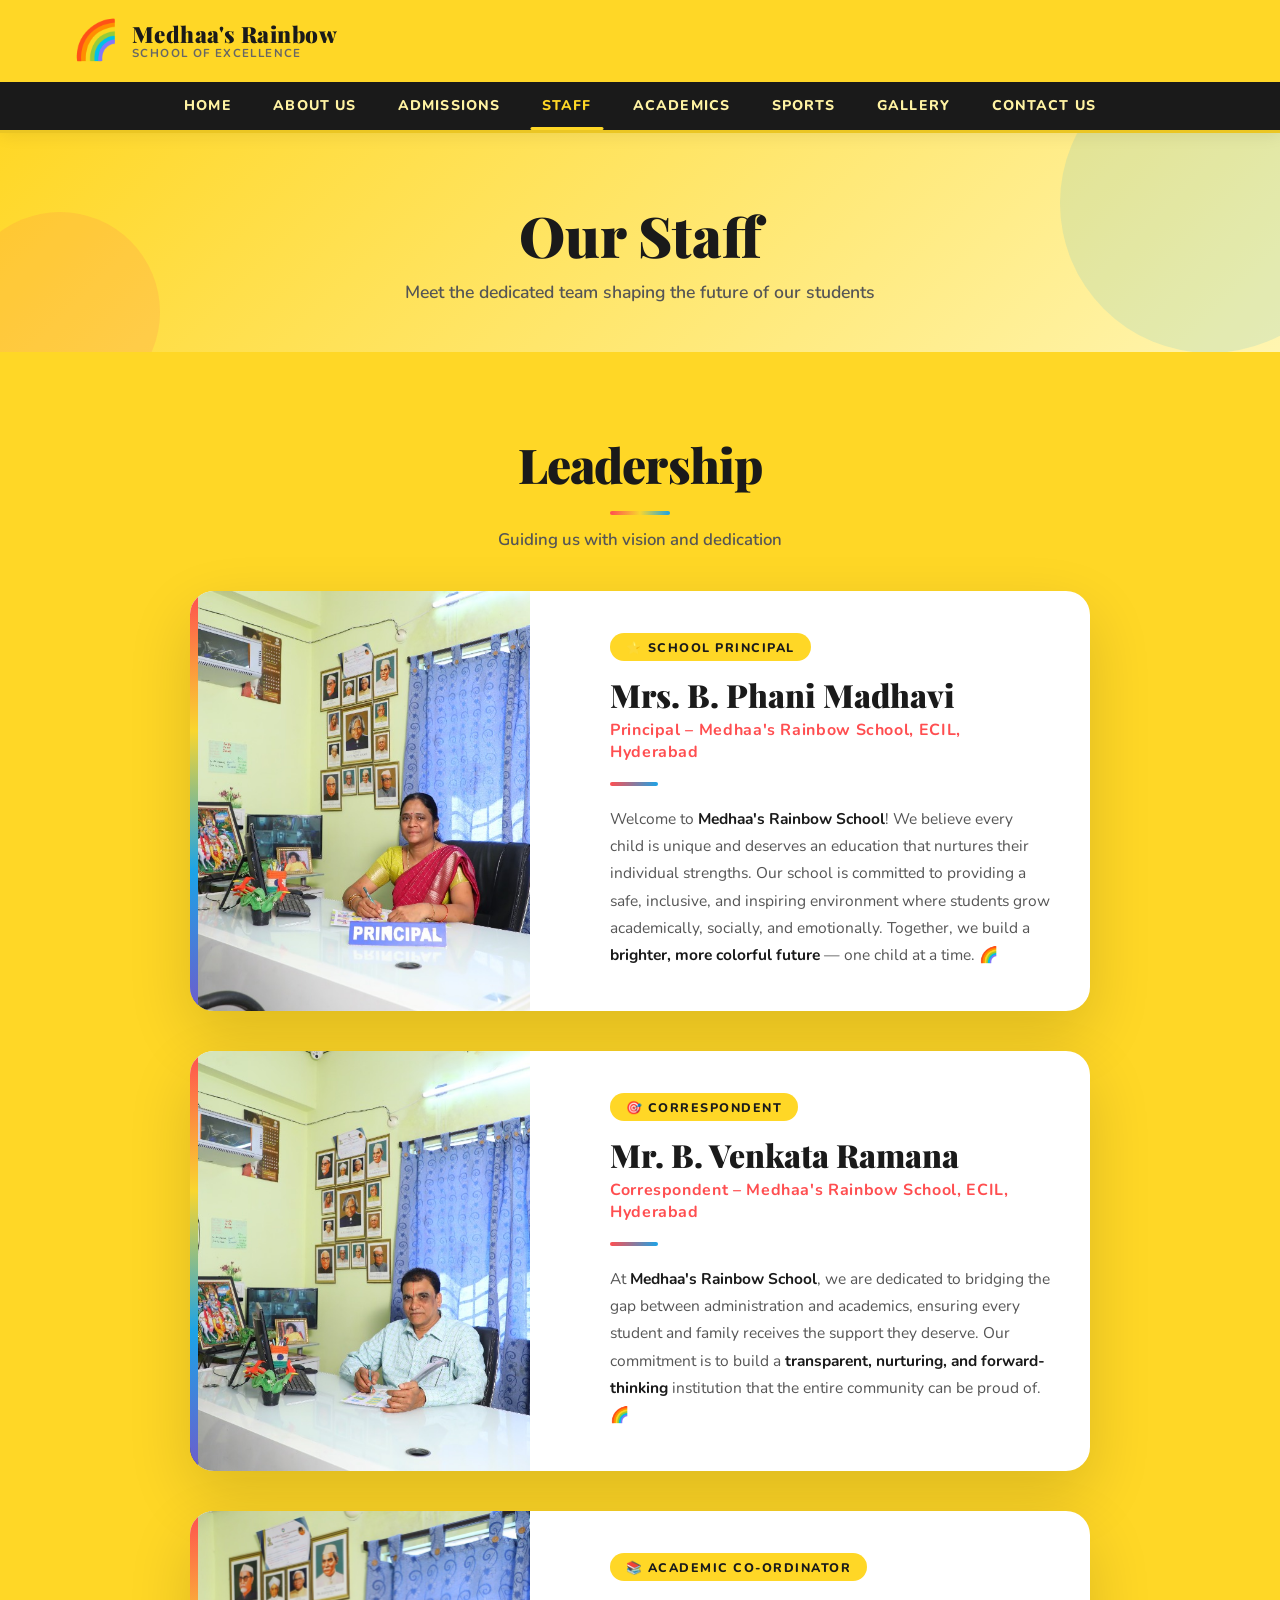
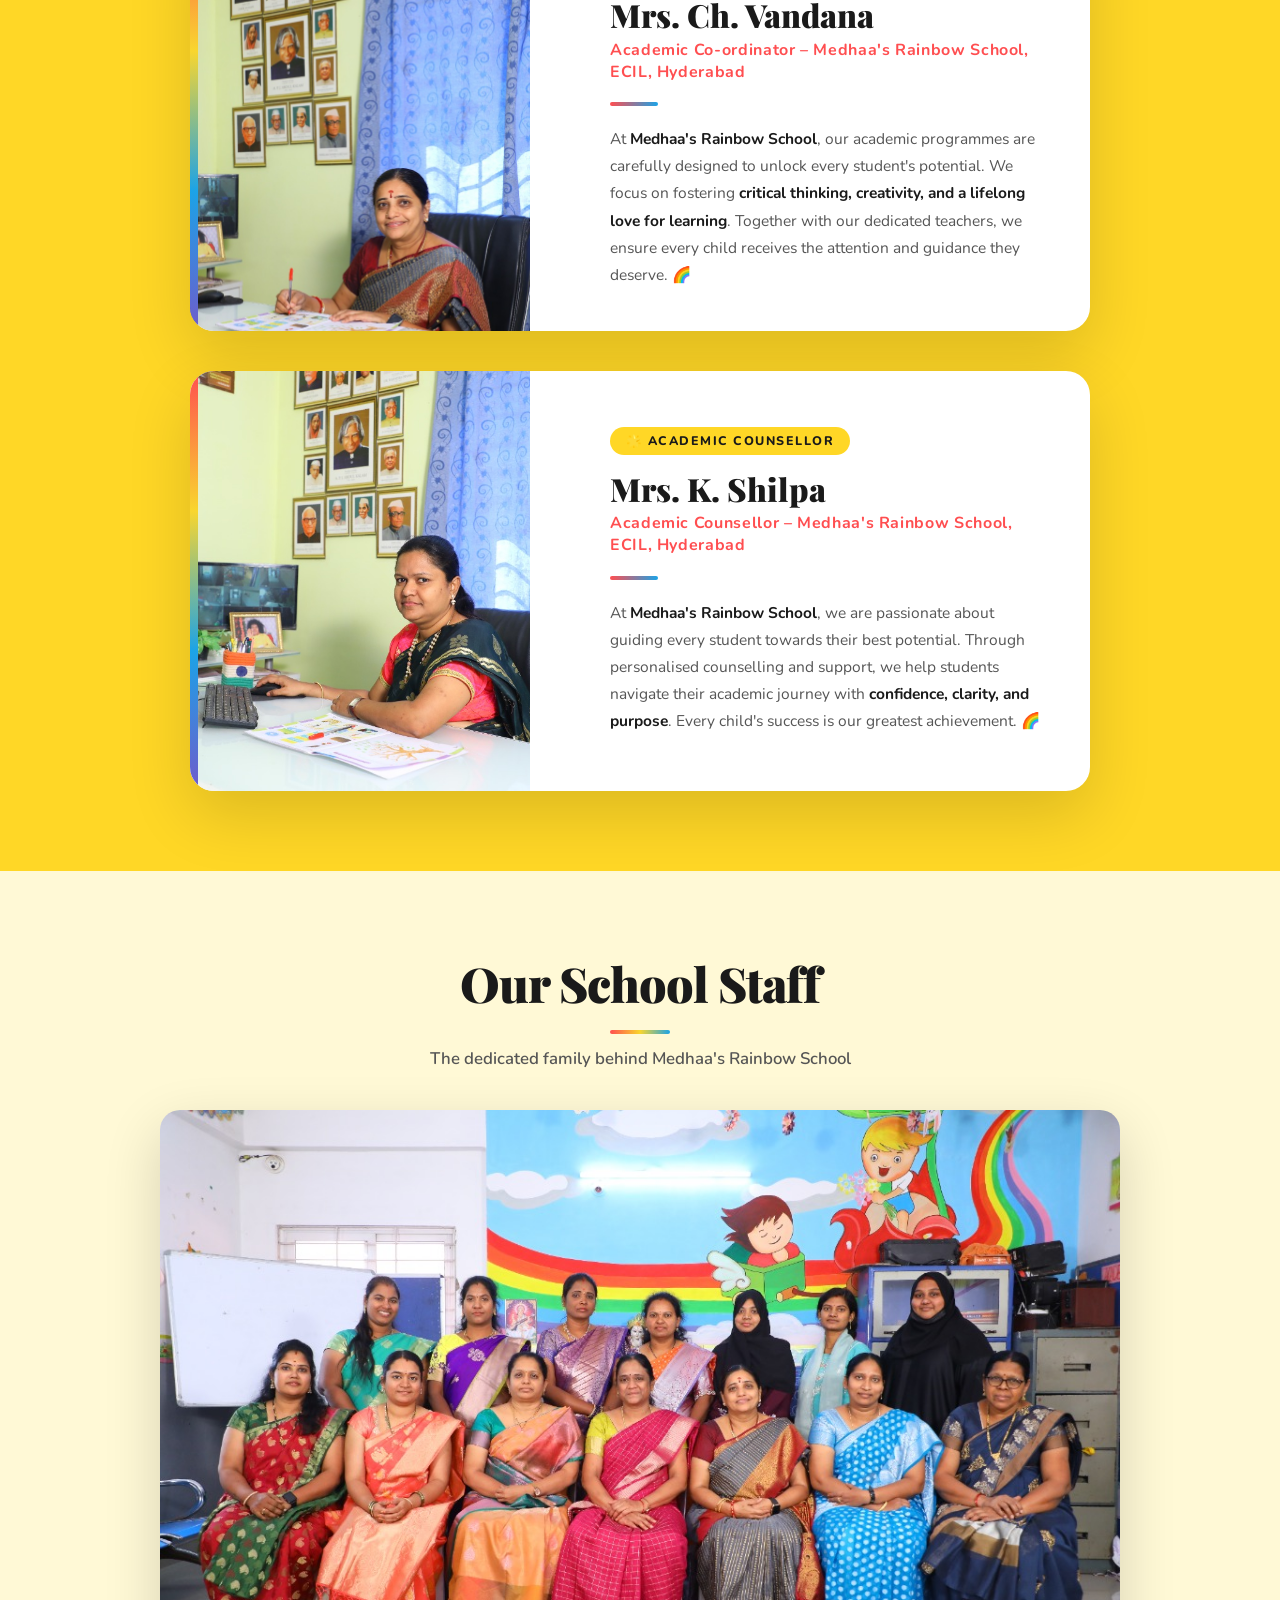
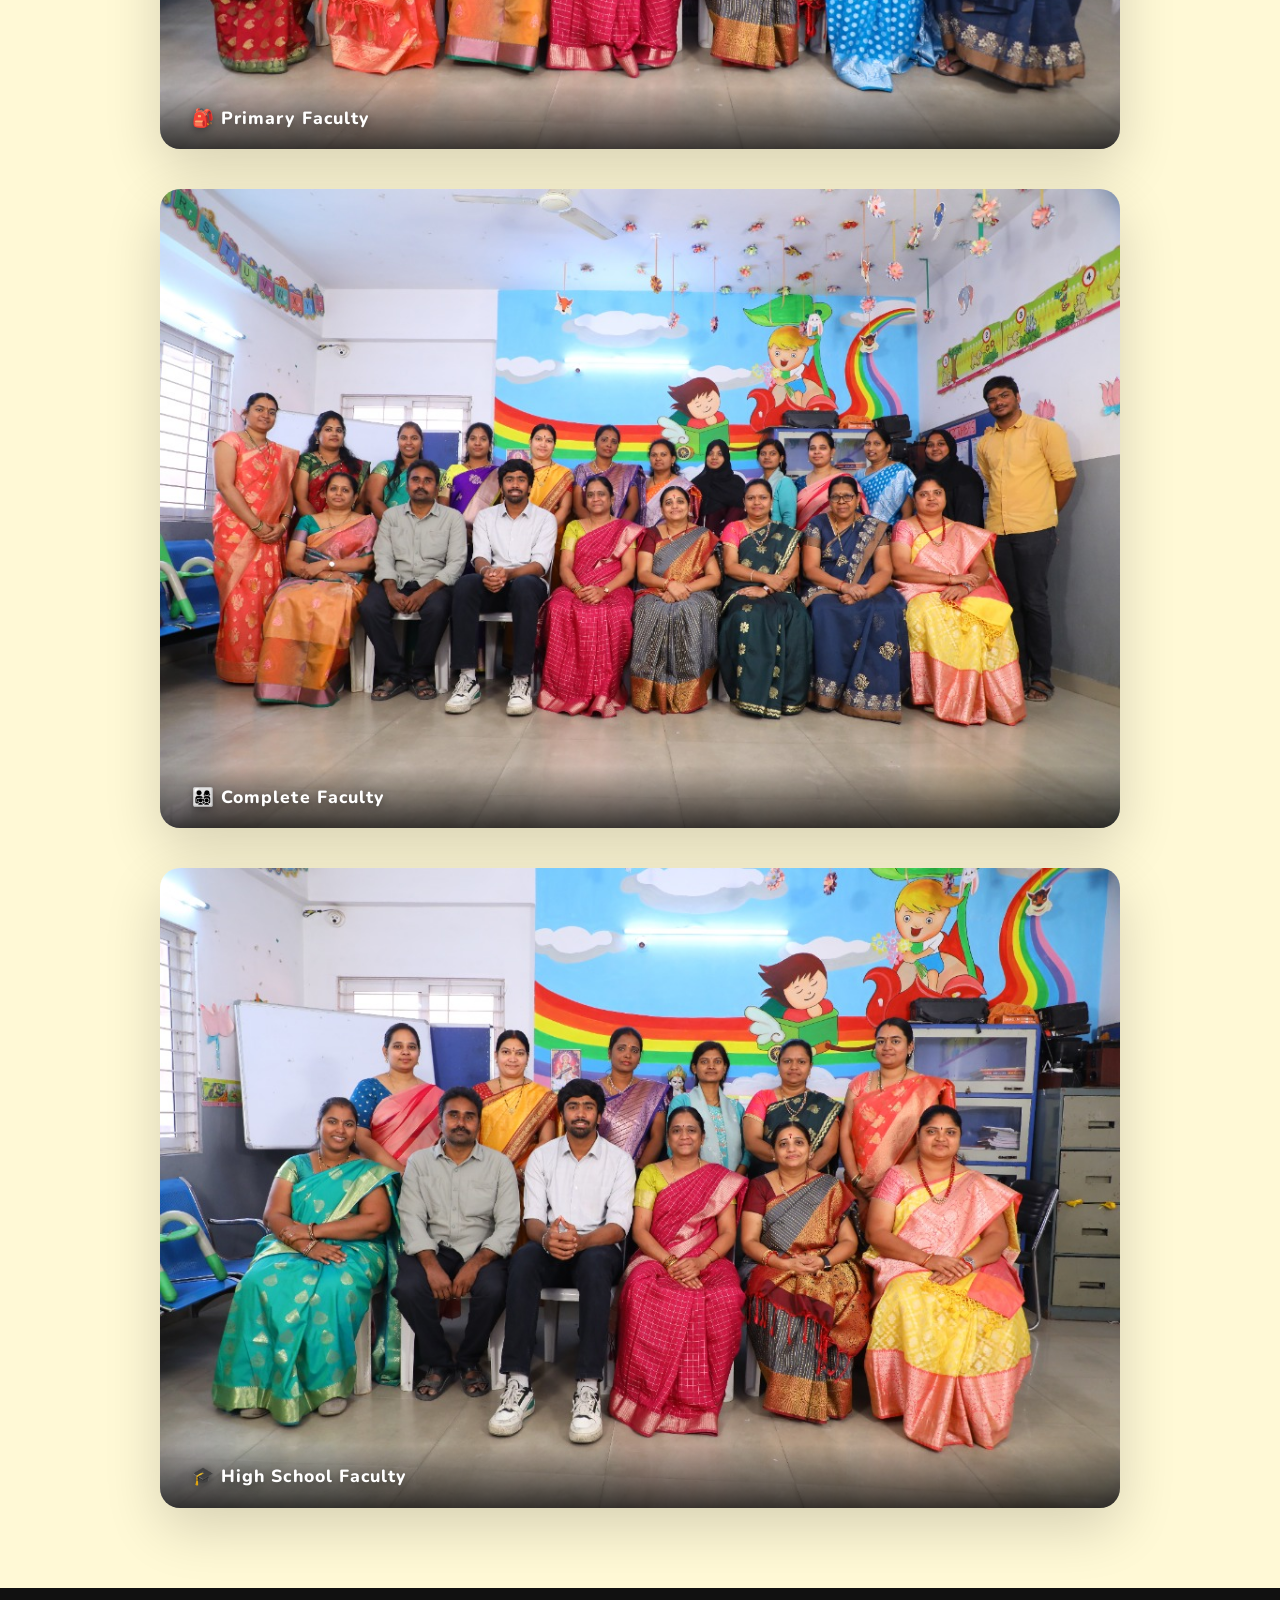
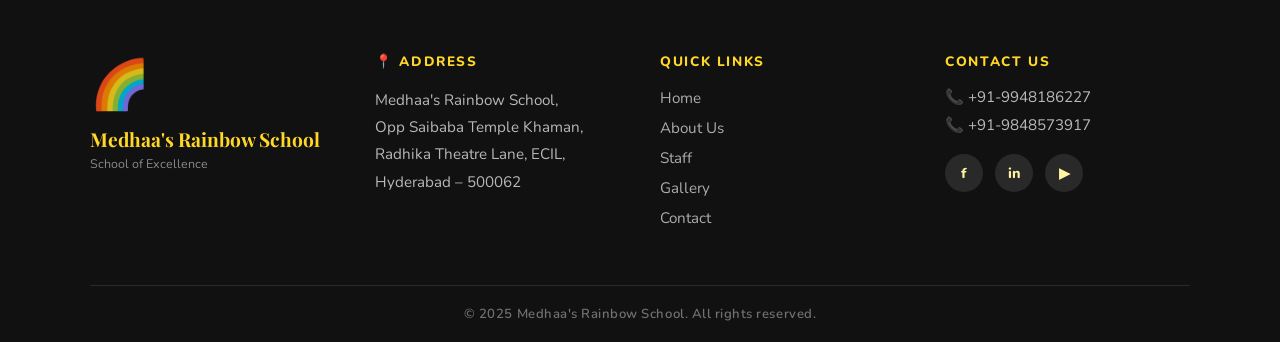
<file: staff.html>
<!DOCTYPE html>
<html lang="en">

<head>
    <meta charset="UTF-8" />
    <meta name="viewport" content="width=device-width, initial-scale=1.0" />
    
    <!-- SEO & Google Verification -->
    <meta name="google-site-verification" content="UfjOqI01JINEe0X6_PVsBrDOqzXf-ukHq2rnU4XdelM" />
    <meta name="keywords" content="Medhaa's Rainbow School teachers, school faculty, ECIL school staff, principal, teachers" />
    <meta property="og:title" content="Our Staff – Medhaa's Rainbow School" />
    <title>Staff – Medhaa's Rainbow School</title>
    <link rel="icon" type="image/svg+xml" href="favicon.svg" />
    <meta name="description"
        content="Meet the experienced and dedicated teaching faculty and leadership at Medhaa's Rainbow School of Excellence in ECIL, Hyderabad." />
    <link rel="preconnect" href="https://fonts.googleapis.com" />
    <link rel="preconnect" href="https://fonts.gstatic.com" crossorigin />
    <link
        href="https://fonts.googleapis.com/css2?family=Nunito:wght@400;600;700;800;900&family=Playfair+Display:wght@700;900&display=swap"
        rel="stylesheet" />
    <link rel="stylesheet" href="style.css" />
    <style>
        /* ---- Staff Page Specific Styles ---- */
        .page-hero {
            background: linear-gradient(135deg, var(--yellow) 0%, #fff5b0 100%);
            text-align: center;
            padding: 4rem 2rem 3rem;
            position: relative;
            overflow: hidden;
        }

        .page-hero h1 {
            font-family: 'Playfair Display', serif;
            font-size: clamp(2.2rem, 5vw, 3.5rem);
            font-weight: 900;
            color: var(--dark);
            margin-bottom: 0.5rem;
        }

        .page-hero p {
            font-size: 1.1rem;
            color: #555;
            font-weight: 600;
        }

        .page-hero .shape {
            opacity: 0.12;
        }

        /* Principal Spotlight */
        .principal-section {
            padding: 5rem 2rem;
            background: var(--yellow);
        }

        .principal-card {
            display: flex;
            align-items: center;
            gap: 3rem;
            max-width: 900px;
            margin: 0 auto;
            background: #fff;
            border-radius: 24px;
            overflow: hidden;
            box-shadow: 0 24px 64px rgba(0, 0, 0, 0.14);
            position: relative;
        }

        .principal-card::before {
            content: '';
            position: absolute;
            top: 0;
            left: 0;
            width: 8px;
            height: 100%;
            background: linear-gradient(180deg, var(--rainbow-1), var(--rainbow-3), var(--rainbow-5), var(--rainbow-6));
        }

        .principal-img-wrap {
            flex: 0 0 340px;
            height: 420px;
            overflow: hidden;
        }

        .principal-img-wrap img {
            width: 100%;
            height: 100%;
            object-fit: cover;
            object-position: center top;
            transition: transform 0.5s ease;
        }

        .principal-card:hover .principal-img-wrap img {
            transform: scale(1.04);
        }

        .principal-info {
            padding: 2.5rem 2.5rem 2.5rem 2rem;
            flex: 1;
        }

        .principal-badge {
            display: inline-flex;
            align-items: center;
            gap: 0.4rem;
            background: var(--yellow);
            color: var(--dark);
            font-size: 0.78rem;
            font-weight: 800;
            letter-spacing: 0.12em;
            text-transform: uppercase;
            padding: 0.35rem 1rem;
            border-radius: 50px;
            margin-bottom: 1rem;
        }

        .principal-name {
            font-family: 'Playfair Display', serif;
            font-size: 2rem;
            font-weight: 900;
            color: var(--dark);
            line-height: 1.15;
            margin-bottom: 0.3rem;
        }

        .principal-title {
            font-size: 1rem;
            font-weight: 700;
            color: var(--rainbow-1);
            margin-bottom: 1.2rem;
            letter-spacing: 0.04em;
        }

        .principal-divider {
            width: 48px;
            height: 4px;
            border-radius: 4px;
            background: linear-gradient(90deg, var(--rainbow-1), var(--rainbow-5));
            margin-bottom: 1.2rem;
        }

        .principal-message {
            font-size: 0.97rem;
            line-height: 1.75;
            color: #555;
        }

        .principal-message strong {
            color: var(--dark);
        }

        /* Staff Grid */
        .staff-section {
            padding: 5rem 2rem;
            background: #fff9d6;
        }

        .staff-grid {
            display: grid;
            grid-template-columns: repeat(auto-fill, minmax(200px, 1fr));
            gap: 2rem;
            max-width: 1100px;
            margin: 0 auto;
        }

        .staff-card {
            background: #fff;
            border-radius: 16px;
            overflow: hidden;
            box-shadow: var(--shadow);
            text-align: center;
            transition: transform var(--transition), box-shadow var(--transition);
            border-bottom: 4px solid var(--yellow);
        }

        .staff-card:hover {
            transform: translateY(-8px);
            box-shadow: var(--shadow-strong);
        }

        .staff-card-avatar {
            width: 100%;
            height: 180px;
            background: linear-gradient(135deg, var(--yellow-light), #ffe066);
            display: flex;
            align-items: center;
            justify-content: center;
            font-size: 4rem;
        }

        .staff-card-body {
            padding: 1.2rem 1rem;
        }

        .staff-card-body h3 {
            font-family: 'Playfair Display', serif;
            font-size: 1rem;
            font-weight: 700;
            color: var(--dark);
            margin-bottom: 0.3rem;
        }

        .staff-card-body p {
            font-size: 0.82rem;
            font-weight: 700;
            color: #888;
            text-transform: uppercase;
            letter-spacing: 0.08em;
        }

        /* School Staff Gallery */
        .school-staff-gallery {
            display: flex;
            flex-direction: column;
            gap: 2.5rem;
            max-width: 960px;
            margin: 0 auto;
        }

        .staff-photo-card {
            position: relative;
            border-radius: 20px;
            overflow: hidden;
            box-shadow: 0 20px 56px rgba(0, 0, 0, 0.16);
            transition: transform 0.4s ease, box-shadow 0.4s ease;
        }

        .staff-photo-card:hover {
            transform: translateY(-6px);
            box-shadow: 0 28px 70px rgba(0, 0, 0, 0.22);
        }

        .staff-photo-card img {
            width: 100%;
            height: auto;
            display: block;
            transition: transform 0.5s ease;
        }

        .staff-photo-card:hover img {
            transform: scale(1.03);
        }

        .staff-photo-caption {
            position: absolute;
            bottom: 0;
            left: 0;
            right: 0;
            padding: 1.2rem 2rem;
            background: linear-gradient(to top, rgba(0, 0, 0, 0.72) 0%, transparent 100%);
            color: #fff;
            font-size: 1.1rem;
            font-weight: 800;
            letter-spacing: 0.06em;
            text-shadow: 0 2px 8px rgba(0, 0, 0, 0.4);
        }


        /* Responsive */
        @media (max-width: 768px) {
            .principal-card {
                flex-direction: column;
                gap: 0;
            }

            .principal-card::before {
                width: 100%;
                height: 6px;
            }

            .principal-img-wrap {
                flex: none;
                width: 100%;
                height: 300px;
            }

            .principal-info {
                padding: 2rem 1.5rem;
            }
        }
    </style>
</head>

<body>

    <!-- ===== HEADER ===== -->
    <header class="site-header">
        <div class="header-inner">
            <div class="logo-block">
                <div class="logo-icon">🌈</div>
                <div class="logo-text">
                    <span class="school-name">Medhaa's Rainbow</span>
                    <span class="school-tagline">School of Excellence</span>
                </div>
            </div>
            <button class="hamburger" id="hamburgerBtn" aria-label="Toggle menu">
                <span></span><span></span><span></span>
            </button>
        </div>
        <nav class="main-nav" id="mainNav">
            <ul class="nav-list">
                <li><a href="index.html" class="nav-link">Home</a></li>
                <li><a href="index.html#about" class="nav-link">About Us</a></li>
                <li><a href="index.html#admissions" class="nav-link">Admissions</a></li>
                <li><a href="staff.html" class="nav-link active">Staff</a></li>
                <li><a href="index.html#academics" class="nav-link">Academics</a></li>
                <li><a href="index.html#sports" class="nav-link">Sports</a></li>
                <li><a href="index.html#gallery" class="nav-link">Gallery</a></li>
                <li><a href="index.html#contact" class="nav-link">Contact Us</a></li>
            </ul>
        </nav>
    </header>

    <!-- ===== PAGE HERO ===== -->
    <section class="page-hero">
        <div class="shape shape-1"></div>
        <div class="shape shape-2"></div>
        <h1>Our Staff</h1>
        <p>Meet the dedicated team shaping the future of our students</p>
    </section>

    <!-- ===== PRINCIPAL SPOTLIGHT ===== -->
    <section class="principal-section">
        <div class="section-header">
            <h2 class="section-title">Leadership</h2>
            <p class="section-subtitle">Guiding us with vision and dedication</p>
        </div>

        <div class="principal-card">
            <div class="principal-img-wrap">
                <img src="images/principal.jpg" alt="Principal – Medhaa's Rainbow School" />
            </div>
            <div class="principal-info">
                <span class="principal-badge">⭐ School Principal</span>
                <h2 class="principal-name">Mrs. B. Phani Madhavi</h2>
                <p class="principal-title">Principal – Medhaa's Rainbow School, ECIL, Hyderabad</p>
                <div class="principal-divider"></div>
                <p class="principal-message">
                    Welcome to <strong>Medhaa's Rainbow School</strong>! We believe every child is unique and
                    deserves an education that nurtures their individual strengths.
                    Our school is committed to providing a safe, inclusive, and inspiring environment
                    where students grow academically, socially, and emotionally.
                    Together, we build a <strong>brighter, more colorful future</strong> — one child at a time. 🌈
                </p>
            </div>
        </div>

        <!-- Correspondent Card -->
        <div class="principal-card" style="margin-top: 2.5rem;">
            <div class="principal-img-wrap">
                <img src="images/correspondent.jpg" alt="Correspondent – Medhaa's Rainbow School" />
            </div>
            <div class="principal-info">
                <span class="principal-badge">🎯 Correspondent</span>
                <h2 class="principal-name">Mr. B. Venkata Ramana</h2>
                <p class="principal-title">Correspondent – Medhaa's Rainbow School, ECIL, Hyderabad</p>
                <div class="principal-divider"></div>
                <p class="principal-message">
                    At <strong>Medhaa's Rainbow School</strong>, we are dedicated to bridging the gap
                    between administration and academics, ensuring every student and family receives the
                    support they deserve. Our commitment is to build a
                    <strong>transparent, nurturing, and forward-thinking</strong> institution that the
                    entire community can be proud of. 🌈
                </p>
            </div>
        </div>

        <!-- Academic Co-ordinator Card -->
        <div class="principal-card" style="margin-top: 2.5rem;">
            <div class="principal-img-wrap">
                <img src="images/academic_coordinator.jpg" alt="Academic Co-ordinator – Medhaa's Rainbow School" />
            </div>
            <div class="principal-info">
                <span class="principal-badge">📚 Academic Co-ordinator</span>
                <h2 class="principal-name">Mrs. Ch. Vandana</h2>
                <p class="principal-title">Academic Co-ordinator – Medhaa's Rainbow School, ECIL, Hyderabad</p>
                <div class="principal-divider"></div>
                <p class="principal-message">
                    At <strong>Medhaa's Rainbow School</strong>, our academic programmes are carefully
                    designed to unlock every student's potential. We focus on fostering
                    <strong>critical thinking, creativity, and a lifelong love for learning</strong>.
                    Together with our dedicated teachers, we ensure every child receives the attention
                    and guidance they deserve. 🌈
                </p>
            </div>
        </div>

        <!-- Academic Counsellor Card -->
        <div class="principal-card" style="margin-top: 2.5rem;">
            <div class="principal-img-wrap">
                <img src="images/academic_counsellor.jpg" alt="Academic Counsellor – K. Shilpa" />
            </div>
            <div class="principal-info">
                <span class="principal-badge">🌟 Academic Counsellor</span>
                <h2 class="principal-name">Mrs. K. Shilpa</h2>
                <p class="principal-title">Academic Counsellor – Medhaa's Rainbow School, ECIL, Hyderabad</p>
                <div class="principal-divider"></div>
                <p class="principal-message">
                    At <strong>Medhaa's Rainbow School</strong>, we are passionate about guiding every
                    student towards their best potential. Through personalised counselling and support,
                    we help students navigate their academic journey with
                    <strong>confidence, clarity, and purpose</strong>. Every child's success
                    is our greatest achievement. 🌈
                </p>
            </div>
        </div>
    </section>

    <!-- ===== WHOLE SCHOOL STAFF ===== -->
    <section class="staff-section">
        <div class="section-header">
            <h2 class="section-title">Our School Staff</h2>
            <p class="section-subtitle">The dedicated family behind Medhaa's Rainbow School</p>
        </div>
        <div class="school-staff-gallery">
            <div class="staff-photo-card">
                <img src="images/staff_group1.jpg" alt="Primary Faculty – Medhaa's Rainbow School" />
                <div class="staff-photo-caption">🎒 Primary Faculty</div>
            </div>
            <div class="staff-photo-card">
                <img src="images/staff_group2.jpg" alt="Complete Faculty – Medhaa's Rainbow School" />
                <div class="staff-photo-caption">👨‍👩‍👧‍👦 Complete Faculty</div>
            </div>
            <div class="staff-photo-card">
                <img src="images/staff_group3.jpg" alt="High School Faculty – Medhaa's Rainbow School" />
                <div class="staff-photo-caption">🎓 High School Faculty</div>
            </div>
        </div>
    </section>

    <!-- ===== FOOTER ===== -->
    <footer class="site-footer" id="contact">
        <div class="footer-inner">
            <div class="footer-brand">
                <div class="footer-logo">🌈</div>
                <p class="footer-school-name">Medhaa's Rainbow School</p>
                <p class="footer-tagline">School of Excellence</p>
            </div>
            <div class="footer-address">
                <h4>📍 Address</h4>
                <address>
                    Medhaa's Rainbow School,<br />
                    Opp Saibaba Temple Khaman,<br />
                    Radhika Theatre Lane, ECIL,<br />
                    Hyderabad – 500062
                </address>
            </div>
            <div class="footer-links">
                <h4>Quick Links</h4>
                <ul>
                    <li><a href="index.html">Home</a></li>
                    <li><a href="index.html#about">About Us</a></li>
                    <li><a href="staff.html">Staff</a></li>
                    <li><a href="index.html#gallery">Gallery</a></li>
                    <li><a href="index.html#contact">Contact</a></li>
                </ul>
            </div>
            <div class="footer-contact">
                <h4>Contact Us</h4>
                <p>📞 +91-9948186227</p>
                <p>📞 +91-9848573917</p>
                <div class="social-icons">
                    <a href="#" class="social-icon" aria-label="Facebook">f</a>
                    <a href="#" class="social-icon" aria-label="Instagram">in</a>
                    <a href="#" class="social-icon" aria-label="YouTube">▶</a>
                </div>
            </div>
        </div>
        <div class="footer-bottom">
            <p>© 2025 Medhaa's Rainbow School. All rights reserved.</p>
        </div>
    </footer>

    <script>
        const hamburger = document.getElementById('hamburgerBtn');
        const mainNav = document.getElementById('mainNav');
        hamburger.addEventListener('click', () => mainNav.classList.toggle('open'));
    </script>
</body>

</html>
</file>
<file: style.css>
/* =============================================
   MEDHAA'S RAINBOW SCHOOL — style.css
   ============================================= */

/* ---------- CSS Variables ---------- */
:root {
    --yellow: #FFD726;
    --yellow-deep: #F5C400;
    --yellow-light: #FFF3A3;
    --dark: #1a1a1a;
    --text: #2d2d2d;
    --white: #ffffff;
    --rainbow-1: #FF4E50;
    --rainbow-2: #FC913A;
    --rainbow-3: #F9D62E;
    --rainbow-4: #52D053;
    --rainbow-5: #1BA3E7;
    --rainbow-6: #6F5BCC;
    --radius: 14px;
    --shadow: 0 8px 32px rgba(0, 0, 0, 0.12);
    --shadow-strong: 0 16px 48px rgba(0, 0, 0, 0.2);
    --transition: 0.35s cubic-bezier(0.4, 0, 0.2, 1);
    font-size: 16px;
}

/* ---------- Reset ---------- */
*,
*::before,
*::after {
    box-sizing: border-box;
    margin: 0;
    padding: 0;
}

html {
    scroll-behavior: smooth;
}

body {
    font-family: 'Nunito', sans-serif;
    background: var(--yellow);
    color: var(--text);
    overflow-x: hidden;
}

img {
    display: block;
    width: 100%;
    height: 100%;
    object-fit: cover;
}

a {
    text-decoration: none;
    color: inherit;
}

ul {
    list-style: none;
}

address {
    font-style: normal;
}

/* ---------- Utility ---------- */
.btn {
    display: inline-block;
    padding: 0.75rem 2rem;
    border-radius: 50px;
    font-weight: 800;
    font-size: 1rem;
    cursor: pointer;
    border: 2.5px solid transparent;
    transition: transform var(--transition), box-shadow var(--transition), background var(--transition);
}

.btn:hover {
    transform: translateY(-3px);
    box-shadow: 0 10px 24px rgba(0, 0, 0, 0.18);
}

.btn-primary {
    background: var(--dark);
    color: var(--yellow);
    border-color: var(--dark);
}

.btn-primary:hover {
    background: #333;
}

.btn-outline {
    background: transparent;
    color: var(--dark);
    border-color: var(--dark);
}

.btn-outline:hover {
    background: var(--dark);
    color: var(--yellow);
}

.btn-large {
    padding: 1rem 2.8rem;
    font-size: 1.15rem;
}

.section-header {
    text-align: center;
    margin-bottom: 2.5rem;
}

.section-title {
    font-family: 'Playfair Display', serif;
    font-size: clamp(2rem, 5vw, 3rem);
    font-weight: 900;
    color: var(--dark);
    letter-spacing: -0.02em;
    position: relative;
    display: inline-block;
    padding-bottom: 0.4em;
}

.section-title::after {
    content: '';
    position: absolute;
    bottom: 0;
    left: 50%;
    transform: translateX(-50%);
    width: 60px;
    height: 4px;
    border-radius: 4px;
    background: linear-gradient(90deg, var(--rainbow-1), var(--rainbow-3), var(--rainbow-5));
}

.section-subtitle {
    margin-top: 0.8rem;
    font-size: 1.05rem;
    color: #555;
    font-weight: 600;
}

/* =============================================
   HEADER
   ============================================= */
.site-header {
    position: sticky;
    top: 0;
    z-index: 999;
    background: var(--yellow);
    border-bottom: 3px solid rgba(0, 0, 0, 0.08);
    box-shadow: 0 2px 16px rgba(0, 0, 0, 0.08);
}

.header-inner {
    display: flex;
    align-items: center;
    justify-content: space-between;
    padding: 0.9rem 2rem;
    max-width: 1200px;
    margin: 0 auto;
}

.logo-block {
    display: flex;
    align-items: center;
    gap: 0.75rem;
}

.logo-icon {
    font-size: 2.4rem;
    animation: float 3s ease-in-out infinite;
}

.logo-img {
    width: 2.4rem;
    height: 2.4rem;
    border-radius: 50%;
}

@keyframes float {

    0%,
    100% {
        transform: translateY(0);
    }

    50% {
        transform: translateY(-5px);
    }
}

.logo-text {
    display: flex;
    flex-direction: column;
    line-height: 1.1;
}

.school-name {
    font-family: 'Playfair Display', serif;
    font-size: 1.4rem;
    font-weight: 900;
    color: var(--dark);
    letter-spacing: 0.02em;
}

.school-tagline {
    font-size: 0.72rem;
    font-weight: 700;
    color: #666;
    letter-spacing: 0.12em;
    text-transform: uppercase;
}

/* ---------- Nav ---------- */
.main-nav {
    background: var(--dark);
}

.nav-list {
    display: flex;
    justify-content: center;
    flex-wrap: wrap;
    gap: 0;
    max-width: 1200px;
    margin: 0 auto;
    padding: 0 1rem;
}

.nav-link {
    display: block;
    padding: 0.9rem 1.3rem;
    font-size: 0.88rem;
    font-weight: 800;
    color: var(--yellow-light);
    letter-spacing: 0.08em;
    text-transform: uppercase;
    position: relative;
    transition: color var(--transition);
}

.nav-link::after {
    content: '';
    position: absolute;
    bottom: 0;
    left: 50%;
    transform: translateX(-50%) scaleX(0);
    width: 80%;
    height: 3px;
    background: var(--yellow);
    border-radius: 2px;
    transition: transform var(--transition);
}

.nav-link:hover,
.nav-link.active {
    color: var(--yellow);
}

.nav-link:hover::after,
.nav-link.active::after {
    transform: translateX(-50%) scaleX(1);
}

/* Hamburger (mobile) */
.hamburger {
    display: none;
    flex-direction: column;
    gap: 5px;
    background: none;
    border: none;
    cursor: pointer;
    padding: 4px;
}

.hamburger span {
    display: block;
    width: 26px;
    height: 3px;
    background: var(--dark);
    border-radius: 3px;
    transition: var(--transition);
}

/* =============================================
   HERO
   ============================================= */
.hero {
    position: relative;
    overflow: hidden;
    background: linear-gradient(145deg, var(--yellow) 0%, #ffe066 50%, #fff5b0 100%);
    padding: 6rem 2rem 4rem;
    text-align: center;
    min-height: 380px;
    display: flex;
    align-items: center;
    justify-content: center;
}

.hero-content {
    position: relative;
    z-index: 2;
}

.hero-title {
    font-family: 'Playfair Display', serif;
    font-size: clamp(2.2rem, 6vw, 4rem);
    font-weight: 900;
    color: var(--dark);
    line-height: 1.15;
    margin-bottom: 1rem;
}

.rainbow-text {
    background: linear-gradient(90deg,
            var(--rainbow-1) 0%,
            var(--rainbow-2) 20%,
            var(--rainbow-3) 40%,
            var(--rainbow-4) 60%,
            var(--rainbow-5) 80%,
            var(--rainbow-6) 100%);
    -webkit-background-clip: text;
    -webkit-text-fill-color: transparent;
    background-clip: text;
    animation: shimmer 4s linear infinite;
    background-size: 200% auto;
}

@keyframes shimmer {
    0% {
        background-position: 0% center;
    }

    100% {
        background-position: 200% center;
    }
}

.hero-subtitle {
    font-size: 1.15rem;
    color: #555;
    font-weight: 700;
    margin-bottom: 2rem;
    letter-spacing: 0.04em;
}

.hero-buttons {
    display: flex;
    gap: 1rem;
    justify-content: center;
    flex-wrap: wrap;
}

/* Decorative shapes */
.shape {
    position: absolute;
    border-radius: 50%;
    opacity: 0.15;
    animation: pulse 6s ease-in-out infinite;
}

.shape-1 {
    width: 300px;
    height: 300px;
    background: var(--rainbow-5);
    top: -80px;
    right: -80px;
}

.shape-2 {
    width: 200px;
    height: 200px;
    background: var(--rainbow-1);
    bottom: -60px;
    left: -40px;
    animation-delay: -2s;
}

.shape-3 {
    width: 150px;
    height: 150px;
    background: var(--rainbow-3);
    bottom: 20px;
    right: 15%;
    animation-delay: -4s;
}

@keyframes pulse {

    0%,
    100% {
        transform: scale(1);
    }

    50% {
        transform: scale(1.1);
    }
}

/* =============================================
   HIGHLIGHTS STRIP
   ============================================= */
.highlights-strip {
    display: flex;
    justify-content: center;
    flex-wrap: wrap;
    gap: 0;
    background: var(--dark);
    padding: 0;
}

.highlight-item {
    display: flex;
    align-items: center;
    gap: 0.5rem;
    padding: 1rem 1.8rem;
    font-size: 0.92rem;
    font-weight: 700;
    color: var(--yellow-light);
    letter-spacing: 0.05em;
    text-transform: uppercase;
    border-right: 1px solid rgba(255, 255, 255, 0.08);
    transition: background var(--transition);
}

.highlight-item:last-child {
    border-right: none;
}

.highlight-item:hover {
    background: rgba(255, 215, 38, 0.12);
}

/* =============================================
   GALLERY / SLIDESHOW
   ============================================= */
.gallery-section {
    padding: 5rem 2rem;
    background: var(--yellow);
}

.slideshow-wrapper {
    position: relative;
    max-width: 860px;
    margin: 0 auto;
    border-radius: 20px;
    overflow: hidden;
    box-shadow: 0 20px 60px rgba(0, 0, 0, 0.22), 0 0 0 6px rgba(255, 255, 255, 0.5);
}

.slideshow {
    position: relative;
    width: 100%;
    height: 480px;
    background: #111;
}

.slide {
    position: absolute;
    inset: 0;
    opacity: 0;
    transition: opacity 0.8s ease;
}

.slide.active {
    opacity: 1;
}

.slide img {
    width: 100%;
    height: 100%;
    object-fit: cover;
}

.slide-caption {
    position: absolute;
    bottom: 0;
    left: 0;
    right: 0;
    padding: 1.2rem 2rem;
    background: linear-gradient(to top, rgba(0, 0, 0, 0.75) 0%, transparent 100%);
    color: #fff;
    font-size: 1.15rem;
    font-weight: 800;
    letter-spacing: 0.04em;
    text-shadow: 0 2px 8px rgba(0, 0, 0, 0.4);
}

/* Arrows */
.slide-btn {
    position: absolute;
    top: 50%;
    transform: translateY(-50%);
    background: rgba(255, 255, 255, 0.9);
    border: none;
    border-radius: 50%;
    width: 50px;
    height: 50px;
    font-size: 1.3rem;
    cursor: pointer;
    display: flex;
    align-items: center;
    justify-content: center;
    box-shadow: var(--shadow);
    z-index: 10;
    transition: background var(--transition), transform var(--transition);
    color: var(--dark);
}

.slide-btn:hover {
    background: var(--yellow);
    transform: translateY(-50%) scale(1.1);
}

.slide-btn.prev {
    left: 16px;
}

.slide-btn.next {
    right: 16px;
}

/* Dots */
.slide-dots {
    position: absolute;
    bottom: 16px;
    left: 50%;
    transform: translateX(-50%);
    display: flex;
    gap: 8px;
    z-index: 10;
}

.dot {
    width: 10px;
    height: 10px;
    border-radius: 50%;
    background: rgba(255, 255, 255, 0.5);
    cursor: pointer;
    transition: background var(--transition), transform var(--transition);
}

.dot.active {
    background: var(--yellow);
    transform: scale(1.3);
}

/* =============================================
   ABOUT SECTION
   ============================================= */
.about-section {
    padding: 5rem 2rem;
    background: #fff9d6;
}

.about-grid {
    display: grid;
    grid-template-columns: repeat(auto-fit, minmax(240px, 1fr));
    gap: 2rem;
    max-width: 1000px;
    margin: 0 auto;
}

.about-card {
    background: var(--white);
    border-radius: var(--radius);
    padding: 2.2rem 2rem;
    text-align: center;
    box-shadow: var(--shadow);
    transition: transform var(--transition), box-shadow var(--transition);
    border-top: 5px solid var(--yellow);
}

.about-card:nth-child(2) {
    border-top-color: var(--rainbow-1);
}

.about-card:nth-child(3) {
    border-top-color: var(--rainbow-5);
}

.about-card:hover {
    transform: translateY(-8px);
    box-shadow: var(--shadow-strong);
}

.about-icon {
    font-size: 2.5rem;
    margin-bottom: 1rem;
}

.about-card h3 {
    font-family: 'Playfair Display', serif;
    font-size: 1.3rem;
    font-weight: 700;
    margin-bottom: 0.75rem;
    color: var(--dark);
}

.about-card p {
    font-size: 0.95rem;
    line-height: 1.6;
    color: #555;
}

/* =============================================
   CURRICULUM SECTION
   ============================================= */
.curriculum-section {
    padding: 5rem 2rem;
    background: var(--yellow);
}

/* CBSE Banner */
.cbse-banner {
    display: flex;
    align-items: center;
    gap: 2rem;
    max-width: 900px;
    margin: 0 auto 3.5rem;
    background: var(--dark);
    border-radius: 20px;
    padding: 2rem 2.5rem;
    box-shadow: var(--shadow-strong);
    flex-wrap: wrap;
}

.cbse-badge {
    display: flex;
    align-items: center;
    gap: 1rem;
    flex-shrink: 0;
}

.cbse-logo {
    font-size: 3rem;
    line-height: 1;
}

.cbse-tag {
    display: block;
    font-size: 0.7rem;
    font-weight: 900;
    letter-spacing: 0.18em;
    text-transform: uppercase;
    color: var(--yellow);
    opacity: 0.75;
}

.cbse-name {
    display: block;
    font-family: 'Playfair Display', serif;
    font-size: 1.6rem;
    font-weight: 900;
    color: var(--yellow);
    line-height: 1.1;
}

.cbse-desc {
    font-size: 1rem;
    color: rgba(255, 255, 255, 0.82);
    line-height: 1.7;
    font-weight: 600;
}

.cbse-desc strong {
    color: var(--yellow);
}

/* Curriculum Card Grid */
.curriculum-grid {
    display: grid;
    grid-template-columns: repeat(auto-fit, minmax(240px, 1fr));
    gap: 1.5rem;
    max-width: 1100px;
    margin: 0 auto 3rem;
}

.curriculum-card {
    background: var(--white);
    border-radius: var(--radius);
    padding: 2rem 1.8rem;
    text-align: center;
    box-shadow: var(--shadow);
    transition: transform var(--transition), box-shadow var(--transition);
    border-top: 5px solid var(--yellow-deep);
    position: relative;
    overflow: hidden;
}

.curriculum-card:nth-child(1) { border-top-color: var(--rainbow-1); }
.curriculum-card:nth-child(2) { border-top-color: var(--rainbow-2); }
.curriculum-card:nth-child(3) { border-top-color: var(--rainbow-4); }
.curriculum-card:nth-child(4) { border-top-color: var(--rainbow-5); }
.curriculum-card:nth-child(5) { border-top-color: var(--rainbow-6); }
.curriculum-card:nth-child(6) { border-top-color: var(--rainbow-3); }

.curriculum-card:hover {
    transform: translateY(-8px);
    box-shadow: var(--shadow-strong);
}

.curriculum-icon {
    font-size: 2.6rem;
    margin-bottom: 1rem;
}

.curriculum-card h3 {
    font-family: 'Playfair Display', serif;
    font-size: 1.2rem;
    font-weight: 800;
    color: var(--dark);
    margin-bottom: 0.6rem;
}

.curriculum-card p {
    font-size: 0.92rem;
    line-height: 1.6;
    color: #555;
}

/* Highlights Strip */
.curriculum-highlights {
    display: flex;
    flex-wrap: wrap;
    justify-content: center;
    gap: 0.75rem;
    max-width: 900px;
    margin: 0 auto;
}

.highlight-chip {
    background: var(--dark);
    color: var(--yellow-light);
    padding: 0.6rem 1.4rem;
    border-radius: 50px;
    font-size: 0.88rem;
    font-weight: 700;
    letter-spacing: 0.04em;
    transition: background var(--transition), transform var(--transition);
}

.highlight-chip:hover {
    background: #333;
    transform: translateY(-2px);
}

/* =============================================
   STATS STRIP
   ============================================= */
.stats-strip {
    display: flex;
    justify-content: center;
    flex-wrap: wrap;
    gap: 0;
    background: linear-gradient(135deg, #1a1a1a 0%, #333 100%);
    padding: 2.5rem 1rem;
}

.stat-item {
    display: flex;
    flex-direction: column;
    align-items: center;
    padding: 1rem 3rem;
    border-right: 1px solid rgba(255, 255, 255, 0.1);
}

.stat-item:last-child {
    border-right: none;
}

.stat-num {
    font-family: 'Playfair Display', serif;
    font-size: 2.5rem;
    font-weight: 900;
    color: var(--yellow);
}

.stat-label {
    font-size: 0.8rem;
    font-weight: 700;
    color: rgba(255, 255, 255, 0.65);
    text-transform: uppercase;
    letter-spacing: 0.1em;
    margin-top: 0.2rem;
}

/* =============================================
   SPORTS SECTION
   ============================================= */
.sports-section {
    padding: 5rem 2rem;
    background: #fff9d6;
}

/* Sport Cards */
.sports-grid {
    display: grid;
    grid-template-columns: repeat(auto-fit, minmax(220px, 1fr));
    gap: 1.5rem;
    max-width: 1100px;
    margin: 0 auto 4rem;
}

.sport-card {
    background: var(--white);
    border-radius: var(--radius);
    padding: 2rem 1.6rem;
    text-align: center;
    box-shadow: var(--shadow);
    transition: transform var(--transition), box-shadow var(--transition);
    border-top: 5px solid var(--yellow-deep);
    position: relative;
}

.sport-card:nth-child(1) { border-top-color: var(--rainbow-4); }
.sport-card:nth-child(2) { border-top-color: var(--rainbow-1); }
.sport-card:nth-child(3) { border-top-color: var(--rainbow-5); }
.sport-card:nth-child(4) { border-top-color: var(--rainbow-6); }

.sport-card:hover {
    transform: translateY(-8px);
    box-shadow: var(--shadow-strong);
}

.sport-emoji {
    font-size: 3rem;
    margin-bottom: 0.8rem;
}

.sport-card h3 {
    font-family: 'Playfair Display', serif;
    font-size: 1.25rem;
    font-weight: 800;
    color: var(--dark);
    margin-bottom: 0.6rem;
}

.sport-card p {
    font-size: 0.92rem;
    color: #555;
    line-height: 1.6;
    margin-bottom: 1rem;
}

.sport-badge {
    display: inline-block;
    padding: 0.35rem 1rem;
    border-radius: 50px;
    font-size: 0.78rem;
    font-weight: 800;
    letter-spacing: 0.06em;
}

.sport-winner {
    background: linear-gradient(135deg, #FFD700, #FFA500);
    color: #1a1a1a;
    box-shadow: 0 4px 14px rgba(255, 165, 0, 0.4);
    animation: glow 2s ease-in-out infinite;
}

@keyframes glow {
    0%, 100% { box-shadow: 0 4px 14px rgba(255, 165, 0, 0.4); }
    50%       { box-shadow: 0 4px 24px rgba(255, 165, 0, 0.75); }
}

/* Winners Spotlight */
.winners-spotlight {
    display: grid;
    grid-template-columns: 1.2fr 1fr;
    gap: 3rem;
    max-width: 1100px;
    margin: 0 auto;
    background: var(--dark);
    border-radius: 20px;
    overflow: hidden;
    box-shadow: var(--shadow-strong);
}

.winners-photo-wrap {
    position: relative;
    min-height: 340px;
}

.winners-photo-wrap img {
    width: 100%;
    height: 100%;
    object-fit: cover;
}

.winners-photo-overlay {
    position: absolute;
    bottom: 0;
    left: 0;
    right: 0;
    padding: 1.2rem 1.5rem;
    background: linear-gradient(to top, rgba(0,0,0,0.8) 0%, transparent 100%);
    display: flex;
    align-items: center;
    gap: 0.75rem;
}

.trophy-icon { font-size: 2rem; }

.winners-label {
    color: #FFD700;
    font-weight: 800;
    font-size: 1rem;
    letter-spacing: 0.04em;
    text-shadow: 0 2px 8px rgba(0,0,0,0.5);
}

.winners-info {
    padding: 2.5rem 2.5rem 2.5rem 0;
    display: flex;
    flex-direction: column;
    justify-content: center;
}

.winners-badge {
    display: inline-block;
    background: linear-gradient(135deg, #FFD700, #FFA500);
    color: var(--dark);
    padding: 0.4rem 1.2rem;
    border-radius: 50px;
    font-size: 0.8rem;
    font-weight: 900;
    letter-spacing: 0.08em;
    margin-bottom: 1rem;
    width: fit-content;
}

.winners-info h3 {
    font-family: 'Playfair Display', serif;
    font-size: 1.7rem;
    font-weight: 900;
    color: var(--yellow);
    margin-bottom: 0.4rem;
    line-height: 1.2;
}

.winners-school {
    color: var(--rainbow-2);
    font-size: 0.9rem;
    font-weight: 700;
    margin-bottom: 1rem;
}

.winners-divider {
    width: 50px;
    height: 3px;
    background: linear-gradient(90deg, var(--rainbow-1), var(--rainbow-3));
    border-radius: 4px;
    margin-bottom: 1rem;
}

.winners-message {
    font-size: 0.95rem;
    color: rgba(255,255,255,0.8);
    line-height: 1.7;
}

.winners-message strong { color: var(--yellow); }

@media (max-width: 768px) {
    .winners-spotlight { grid-template-columns: 1fr; }
    .winners-info { padding: 2rem; }
    .winners-photo-wrap { min-height: 260px; }
}

/* =============================================
   ADMISSIONS CTA
   ============================================= */
.cta-section {
    padding: 5rem 2rem;
    background: linear-gradient(135deg, var(--yellow) 0%, #ffe87a 100%);
    text-align: center;
}

.cta-inner {
    max-width: 640px;
    margin: 0 auto;
}

.cta-inner h2 {
    font-family: 'Playfair Display', serif;
    font-size: clamp(1.8rem, 4vw, 2.8rem);
    font-weight: 900;
    color: var(--dark);
    margin-bottom: 1rem;
}

.cta-inner p {
    font-size: 1.1rem;
    color: #444;
    font-weight: 600;
    margin-bottom: 2rem;
}

/* =============================================
   FOOTER
   ============================================= */
.site-footer {
    background: #111;
    color: rgba(255, 255, 255, 0.85);
    padding: 4rem 2rem 0;
}

.footer-inner {
    display: grid;
    grid-template-columns: repeat(auto-fit, minmax(200px, 1fr));
    gap: 2.5rem;
    max-width: 1100px;
    margin: 0 auto;
    padding-bottom: 3rem;
    border-bottom: 1px solid rgba(255, 255, 255, 0.1);
}

.footer-logo {
    font-size: 3rem;
    margin-bottom: 0.5rem;
}

.footer-school-name {
    font-family: 'Playfair Display', serif;
    font-size: 1.2rem;
    font-weight: 700;
    color: var(--yellow);
}

.footer-tagline {
    font-size: 0.78rem;
    color: rgba(255, 255, 255, 0.5);
    margin-top: 0.2rem;
}

.footer-address h4,
.footer-links h4,
.footer-contact h4 {
    font-size: 0.85rem;
    font-weight: 800;
    text-transform: uppercase;
    letter-spacing: 0.12em;
    color: var(--yellow);
    margin-bottom: 1rem;
}

.footer-address address {
    font-size: 0.95rem;
    line-height: 1.8;
    color: rgba(255, 255, 255, 0.7);
}

.footer-links ul li {
    margin-bottom: 0.5rem;
}

.footer-links ul li a {
    font-size: 0.95rem;
    color: rgba(255, 255, 255, 0.65);
    transition: color var(--transition);
}

.footer-links ul li a:hover {
    color: var(--yellow);
}

.footer-contact p {
    font-size: 0.95rem;
    color: rgba(255, 255, 255, 0.7);
    margin-bottom: 0.5rem;
}

.social-icons {
    display: flex;
    gap: 0.75rem;
    margin-top: 1.2rem;
}

.social-icon {
    width: 38px;
    height: 38px;
    border-radius: 50%;
    background: rgba(255, 255, 255, 0.1);
    display: flex;
    align-items: center;
    justify-content: center;
    font-size: 0.9rem;
    font-weight: 800;
    color: var(--yellow-light);
    transition: background var(--transition), transform var(--transition);
}

.social-icon:hover {
    background: var(--yellow);
    color: var(--dark);
    transform: scale(1.15);
}

.footer-bottom {
    text-align: center;
    padding: 1.2rem;
    font-size: 0.82rem;
    color: rgba(255, 255, 255, 0.4);
    font-weight: 600;
    letter-spacing: 0.04em;
}

/* =============================================
   RESPONSIVE
   ============================================= */
@media (max-width: 768px) {
    .hamburger {
        display: flex;
    }

    .main-nav {
        max-height: 0;
        overflow: hidden;
        transition: max-height 0.4s ease;
    }

    .main-nav.open {
        max-height: 500px;
    }

    .nav-list {
        flex-direction: column;
        padding: 0.5rem 0;
    }

    .nav-link {
        padding: 0.75rem 2rem;
        text-align: center;
    }

    .slideshow {
        height: 260px;
    }

    .slide-btn {
        width: 38px;
        height: 38px;
        font-size: 1rem;
    }

    .stat-item {
        padding: 1rem 1.5rem;
    }

    .highlight-item {
        padding: 0.75rem 1rem;
        font-size: 0.8rem;
    }
}

@media (max-width: 480px) {
    .slideshow {
        height: 220px;
    }

    .hero {
        padding: 4rem 1rem 3rem;
    }

    .school-name {
        font-size: 1.1rem;
    }
}
</file>
